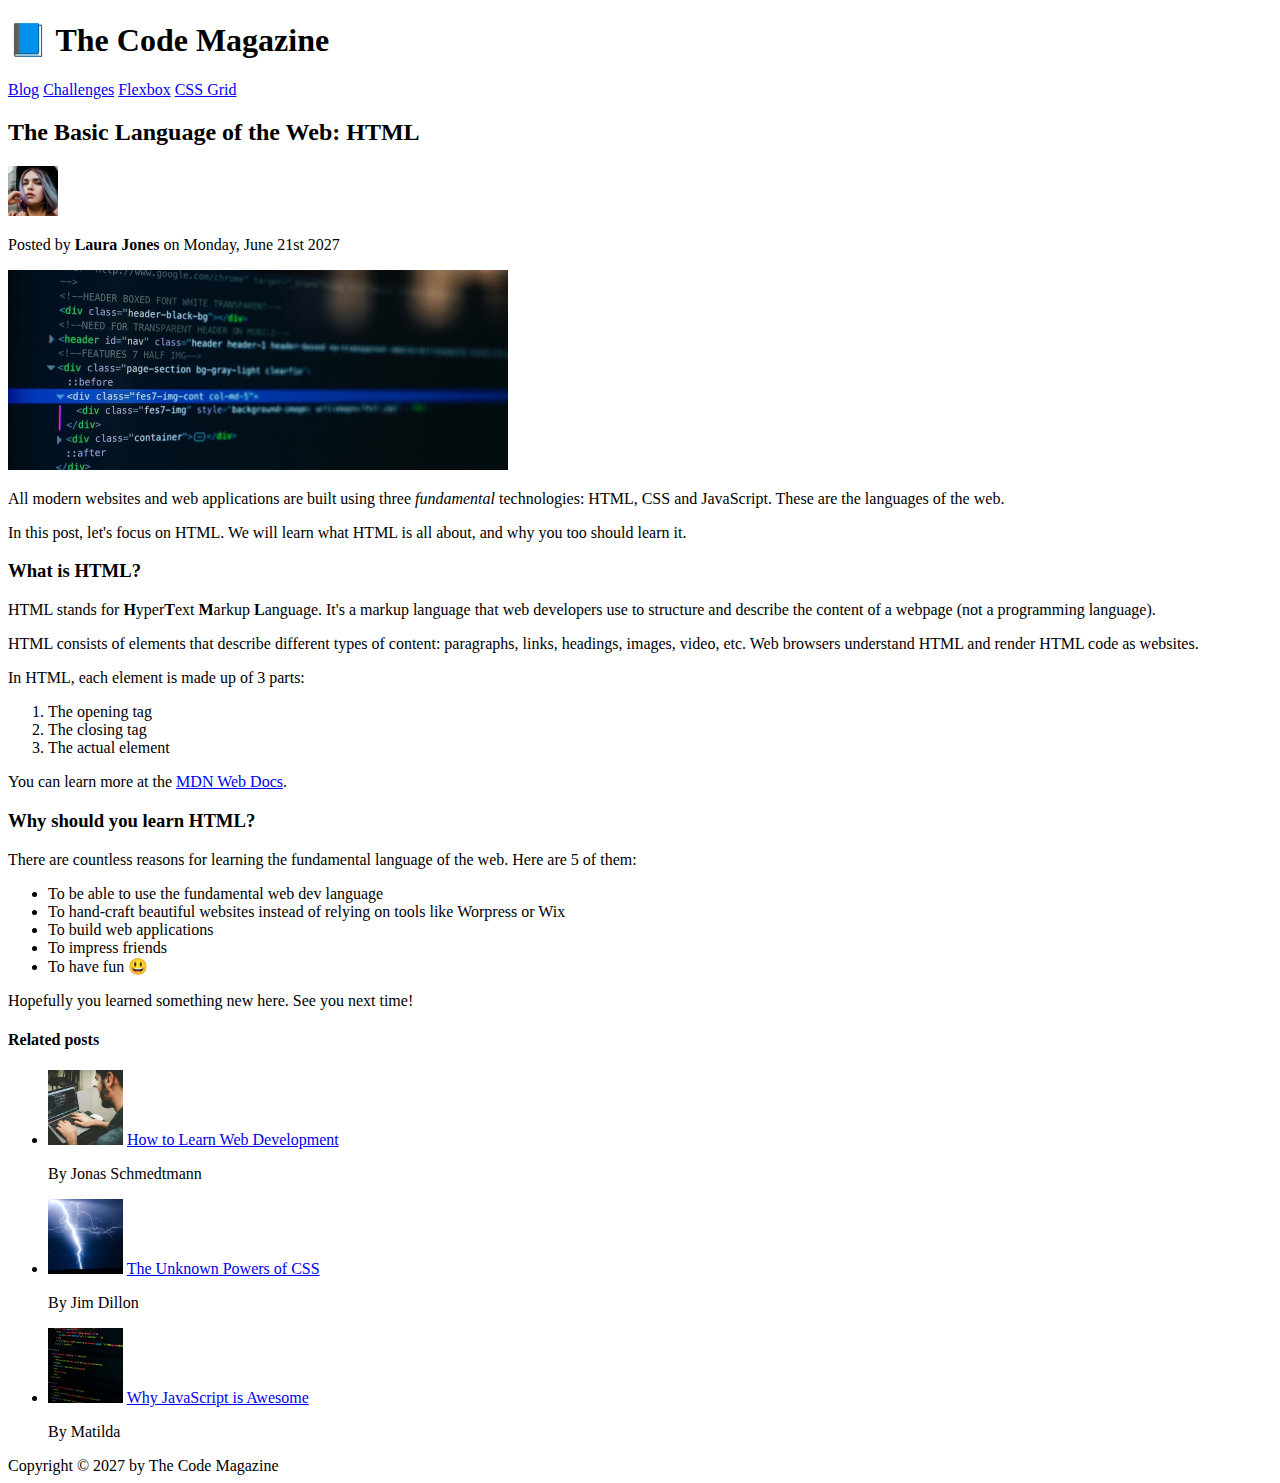
<file: code_along/index.html>
<!DOCTYPE html>
<html lang="en">
    <head>
        <meta charset="UTF-8" />
        <title>The Basic Language of the web: HTML</title>
    </head>

    <body>
        <header>
            <h1>📘 The Code Magazine</h1>
            
            <nav>
                <a href="./blog.html">Blog</a>
                <a href="#">Challenges</a>
                <a href="#">Flexbox</a>
                <a href="#">CSS Grid</a>
            </nav>
        </header>
        <article>
            <header>
                <h2>The Basic Language of the Web: HTML</h2>
                <img src="../starter/02-HTML-Fundamentals/laura-jones.jpg" alt="Headshot of Laura Jones" width="50px" height="50px"/>
                <p>Posted by <strong>Laura Jones</strong> on Monday, June 21st 2027</p>
                <img src="../starter/02-HTML-Fundamentals/post-img.jpg" alt="HTML code on a screen" width="500px" height="200px"/>
            </header>

            <p>All modern websites and web applications are built using three <em>fundamental</em> technologies: HTML, CSS and JavaScript. These are the languages of the web.</p>
            <p>In this post, let's focus on HTML. We will learn what HTML is all about, and why you too should learn it.</p>

            <h3>What is HTML?</h3>

            <p>HTML stands for <strong>H</strong>yper<strong>T</strong>ext <strong>M</strong>arkup <strong>L</strong>anguage. It's a markup language that web developers use to structure and describe the content of a webpage (not a programming language).</p>
            <p>HTML consists of elements that describe different types of content: paragraphs, links, headings, images, video, etc. Web browsers understand HTML and render HTML code as websites.</p>
            <p>In HTML, each element is made up of 3 parts:</p>
            <ol>
                <li>The opening tag</li>
                <li>The closing tag</li>
                <li>The actual element</li>
            </ol>
            <p>You can learn more at the <a href="https://developer.mozilla.org/en-US/docs/Web/HTML" target="_blank">MDN Web Docs</a>.</p>
            
            <h3>Why should you learn HTML?</h3>
            
            <p>There are countless reasons for learning the fundamental language of the web. Here are 5 of them:</p>
            <ul>
                <li>To be able to use the fundamental web dev language</li>
                <li>To hand-craft beautiful websites instead of relying on tools like Worpress or Wix</li>
                <li>To build web applications</li>
                <li>To impress friends</li>
                <li>To have fun 😃</li>
            </ul>
            <p>Hopefully you learned something new here. See you next time!</p>
        </article>
        <aside>
            <h4>Related posts</h4>
            <ul>
                <li>
                    <img src="../starter/02-HTML-Fundamentals/related-1.jpg" width="75px" height="75px" />
                    <a href="#">How to Learn Web Development</a>
                    <p>By Jonas Schmedtmann</p>
                </li>
                <li>
                    <img src="../starter/02-HTML-Fundamentals/related-2.jpg" width="75px" height="75px" />
                    <a href="#">The Unknown Powers of CSS</a>
                    <p>By Jim Dillon</p>
                </li>
                <li>
                    <img src="../starter/02-HTML-Fundamentals/related-3.jpg" width="75px" height="75px" />
                    <a href="#">Why JavaScript is Awesome</a>
                    <p>By Matilda</p>
                </li>
            </ul>
        </aside>
    </body>
    <footer>Copyright &copy; 2027 by The Code Magazine</footer>

</html>
</file>
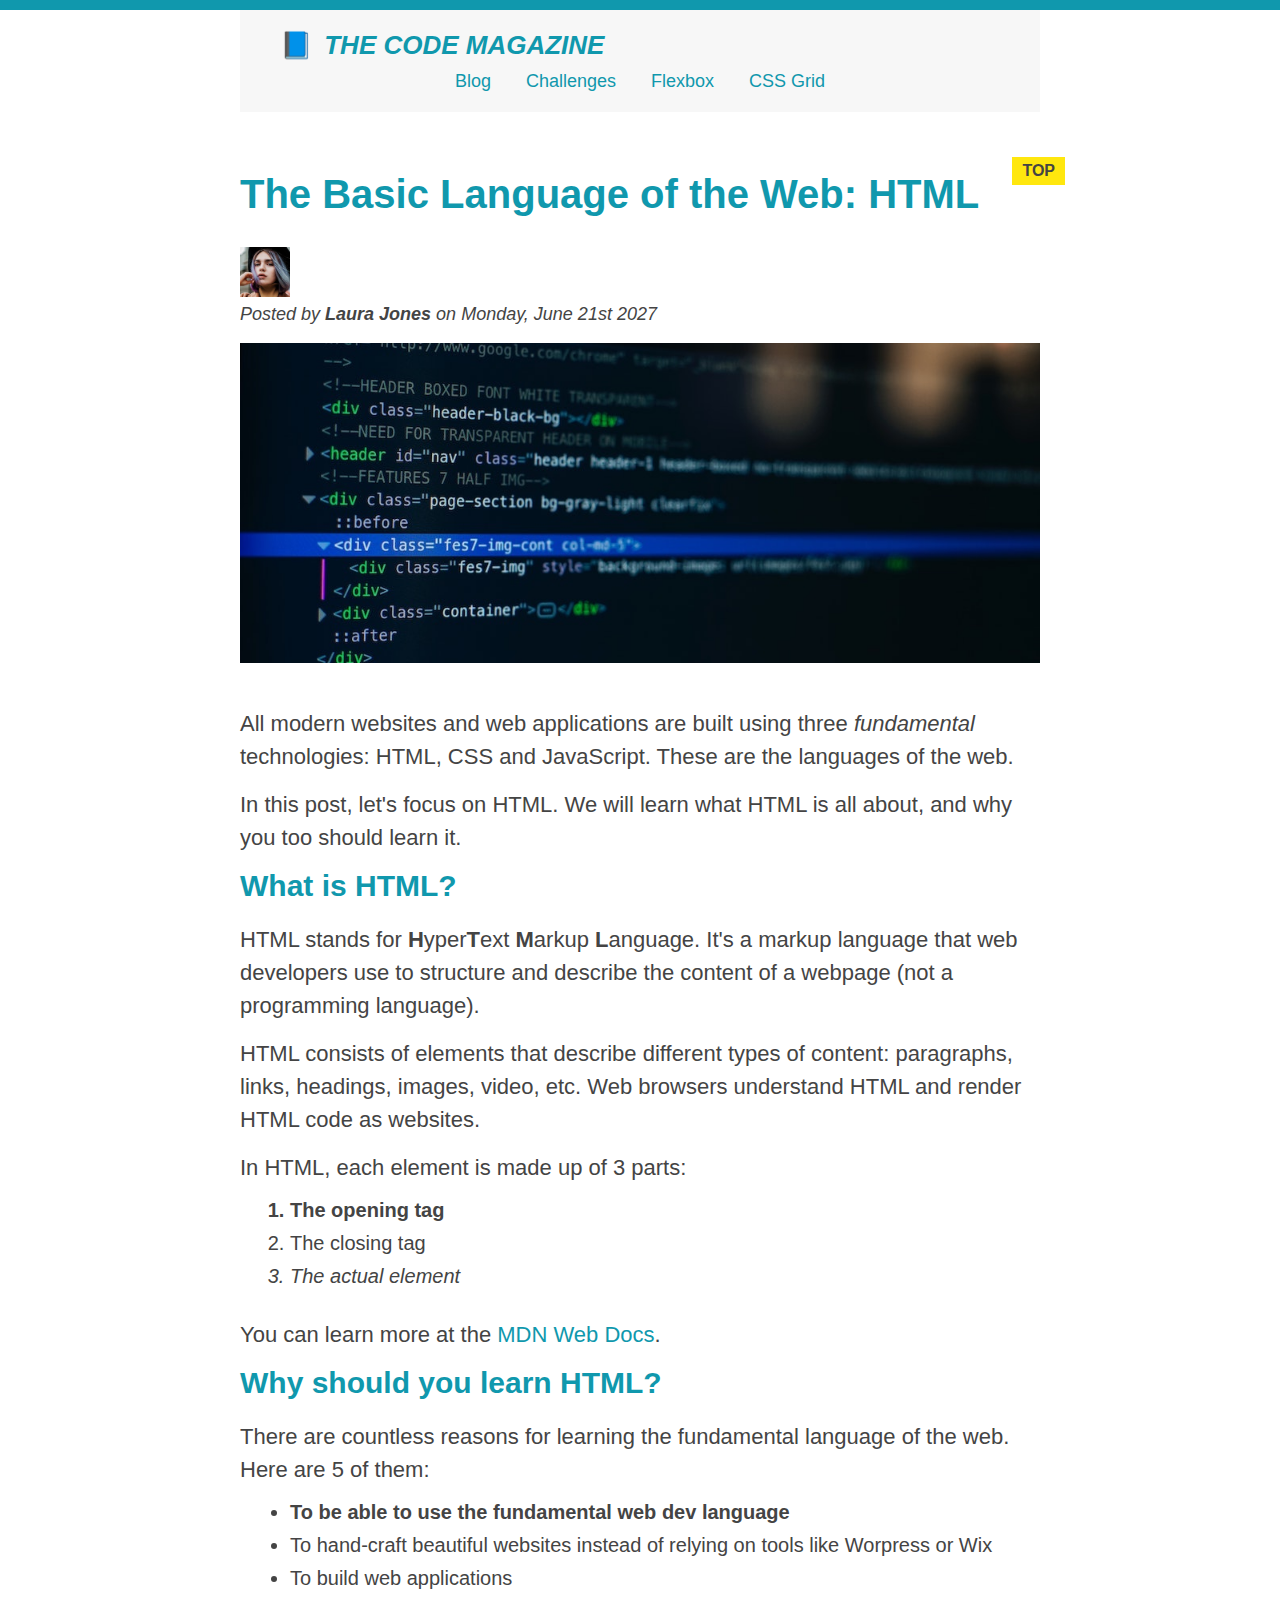
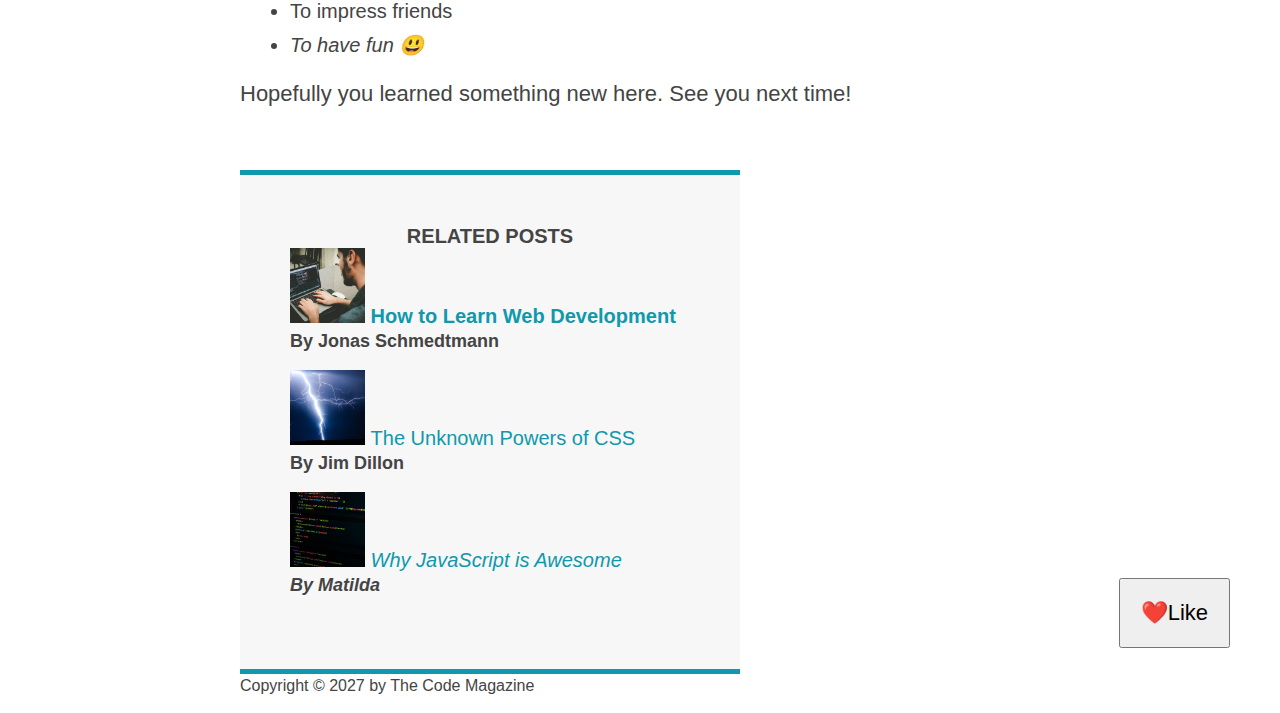
<file: code_along/css_fundamental/index.html>
<!DOCTYPE html>
<html lang="en">
    <head>
        <meta charset="UTF-8" />
        <title>The Basic Language of the web: HTML</title>
        <link href="index.css" rel="stylesheet" />
    </head>

    <body>
        <div class="container">
            <header class="main-header">
                <h1>📘 The Code Magazine</h1>
                
                <nav>
                    <a href="./blog.html">Blog</a>
                    <a href="#">Challenges</a>
                    <a href="#">Flexbox</a>
                    <a href="#">CSS Grid</a>
                </nav>
                
            </header>
            <article>
                <header class="post-header">
                    <h2>The Basic Language of the Web: HTML</h2>
                    <img src="../../starter/02-HTML-Fundamentals/laura-jones.jpg" alt="Headshot of Laura Jones" width="50px" height="50px"/>
                    <p id="author">Posted by <strong>Laura Jones</strong> on Monday, June 21st 2027</p>
                    <img src="../../starter/02-HTML-Fundamentals/post-img.jpg" alt="HTML code on a screen" width="500px" height="200px" class="post-img"/>
                    <button>❤️Like</button>
                </header>

                <p>All modern websites and web applications are built using three <em>fundamental</em> technologies: HTML, CSS and JavaScript. These are the languages of the web.</p>
                <p>In this post, let's focus on HTML. We will learn what HTML is all about, and why you too should learn it.</p>

                <h3>What is HTML?</h3>

                <p>HTML stands for <strong>H</strong>yper<strong>T</strong>ext <strong>M</strong>arkup <strong>L</strong>anguage. It's a markup language that web developers use to structure and describe the content of a webpage (not a programming language).</p>
                <p>HTML consists of elements that describe different types of content: paragraphs, links, headings, images, video, etc. Web browsers understand HTML and render HTML code as websites.</p>
                <p>In HTML, each element is made up of 3 parts:</p>
                <ol>
                    <li>The opening tag</li>
                    <li>The closing tag</li>
                    <li>The actual element</li>
                </ol>
                <p>You can learn more at the <a href="https://developer.mozilla.org/en-US/docs/Web/HTML" target="_blank">MDN Web Docs</a>.</p>
                
                <h3>Why should you learn HTML?</h3>
                
                <p>There are countless reasons for learning the fundamental language of the web. Here are 5 of them:</p>
                <ul>
                    <li>To be able to use the fundamental web dev language</li>
                    <li>To hand-craft beautiful websites instead of relying on tools like Worpress or Wix</li>
                    <li>To build web applications</li>
                    <li>To impress friends</li>
                    <li>To have fun 😃</li>
                </ul>
                <p>Hopefully you learned something new here. See you next time!</p>
            </article>
            <aside>
                <h4>Related posts</h4>
                <ul class="related">
                    <li>
                        <img src="../../starter/02-HTML-Fundamentals/related-1.jpg" width="75px" height="75px" />
                        <a href="#">How to Learn Web Development</a>
                        <p class="related-author">By Jonas Schmedtmann</p>
                    </li>
                    <li>
                        <img src="../../starter/02-HTML-Fundamentals/related-2.jpg" width="75px" height="75px" />
                        <a href="#">The Unknown Powers of CSS</a>
                        <p class="related-author">By Jim Dillon</p>
                    </li>
                    <li>
                        <img src="../../starter/02-HTML-Fundamentals/related-3.jpg" width="75px" height="75px" />
                        <a href="#">Why JavaScript is Awesome</a>
                        <p class="related-author">By Matilda</p>
                    </li>
                </ul>
            </aside>
            <footer><p id="copyright" class="copyright text">Copyright &copy; 2027 by The Code Magazine</p></footer>
        </div>

        
    </body>
    

</html>
</file>
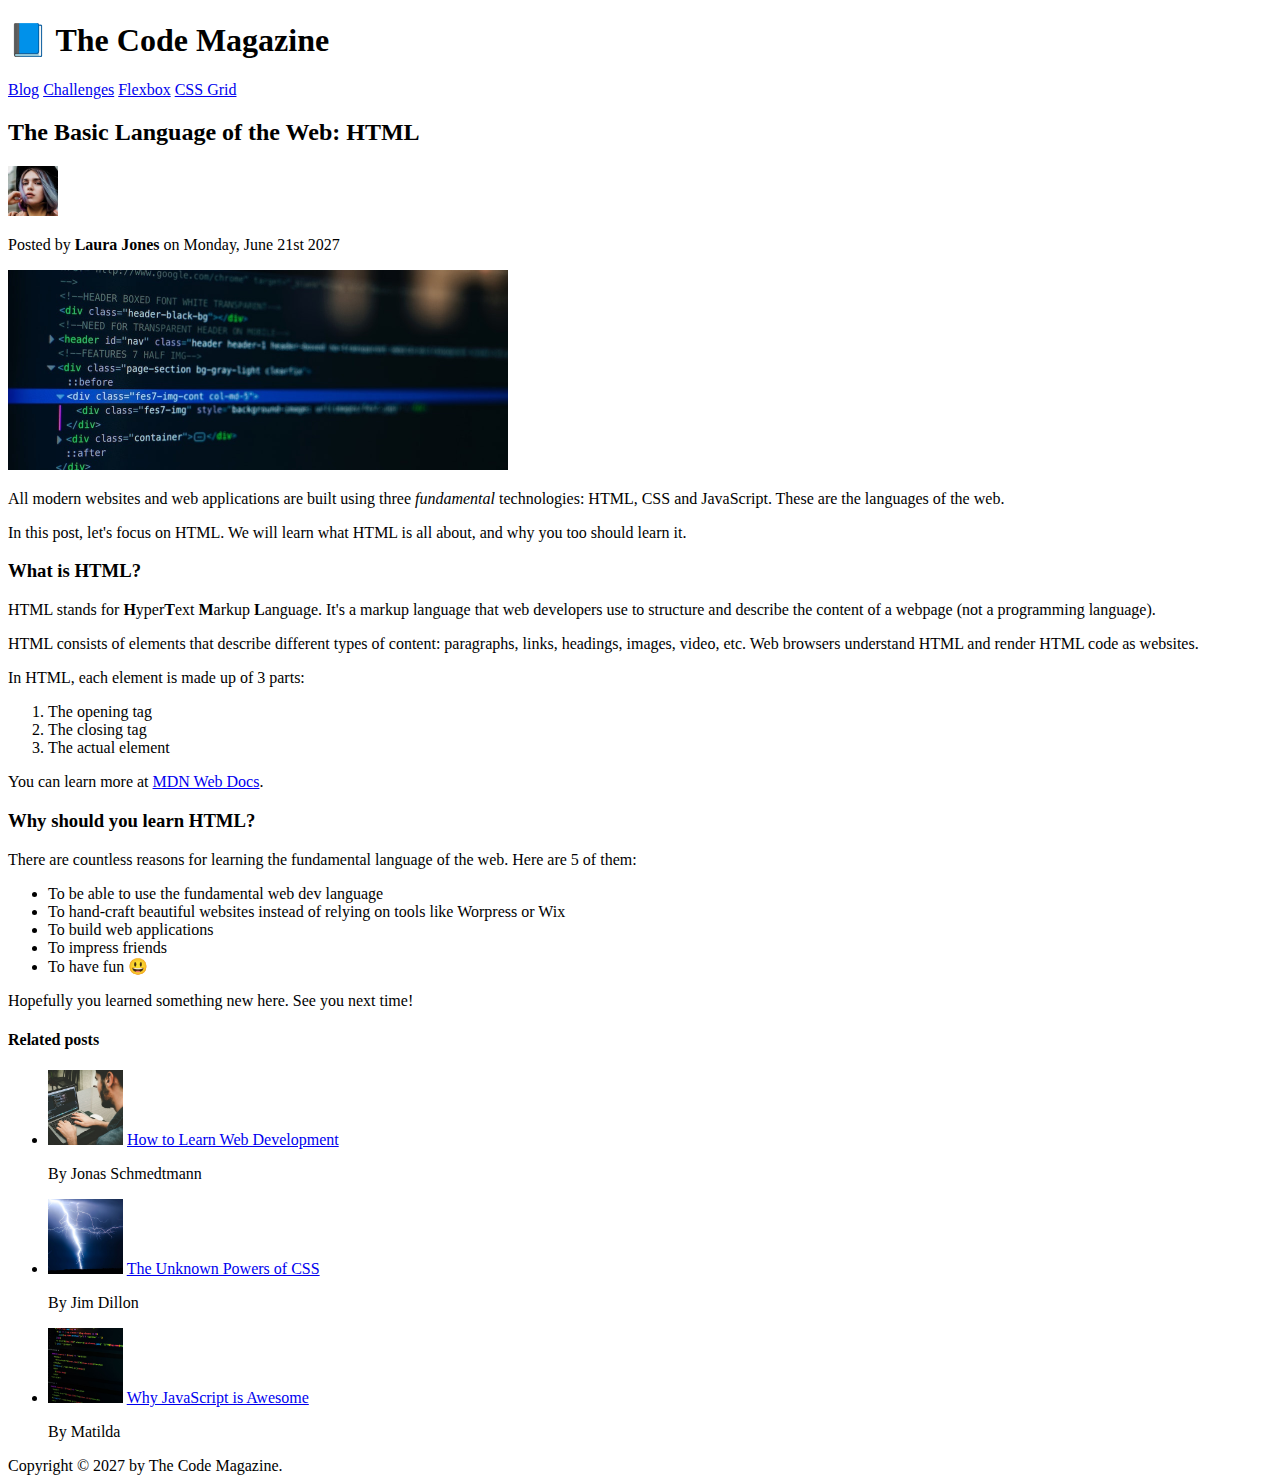
<file: final/02-HTML-Fundamentals/index.html>
<!DOCTYPE html>
<html lang="en">
  <head>
    <meta charset="UTF-8" />
    <title>The Basic Language of the Web: HTML</title>
  </head>

  <body>
    <!--
    <h1>The Basic Language of the Web: HTML</h1>
    <h2>The Basic Language of the Web: HTML</h2>
    <h3>The Basic Language of the Web: HTML</h3>
    <h4>The Basic Language of the Web: HTML</h4>
    <h5>The Basic Language of the Web: HTML</h5>
    <h6>The Basic Language of the Web: HTML</h6>
    -->

    <header>
      <h1>📘 The Code Magazine</h1>

      <nav>
        <a href="blog.html">Blog</a>
        <a href="#">Challenges</a>
        <a href="#">Flexbox</a>
        <a href="#">CSS Grid</a>
      </nav>
    </header>

    <article>
      <header>
        <h2>The Basic Language of the Web: HTML</h2>

        <img
          src="img/laura-jones.jpg"
          alt="Headshot of Laura Jones"
          height="50"
          width="50"
        />

        <p>Posted by <strong>Laura Jones</strong> on Monday, June 21st 2027</p>

        <img
          src="img/post-img.jpg"
          alt="HTML code on a screen"
          width="500"
          height="200"
        />
      </header>

      <p>
        All modern websites and web applications are built using three
        <em>fundamental</em>
        technologies: HTML, CSS and JavaScript. These are the languages of the
        web.
      </p>

      <p>
        In this post, let's focus on HTML. We will learn what HTML is all about,
        and why you too should learn it.
      </p>

      <h3>What is HTML?</h3>
      <p>
        HTML stands for <strong>H</strong>yper<strong>T</strong>ext
        <strong>M</strong>arkup <strong>L</strong>anguage. It's a markup
        language that web developers use to structure and describe the content
        of a webpage (not a programming language).
      </p>
      <p>
        HTML consists of elements that describe different types of content:
        paragraphs, links, headings, images, video, etc. Web browsers understand
        HTML and render HTML code as websites.
      </p>
      <p>In HTML, each element is made up of 3 parts:</p>

      <ol>
        <li>The opening tag</li>
        <li>The closing tag</li>
        <li>The actual element</li>
      </ol>

      <p>
        You can learn more at
        <a
          href="https://developer.mozilla.org/en-US/docs/Web/HTML"
          target="_blank"
          >MDN Web Docs</a
        >.
      </p>

      <h3>Why should you learn HTML?</h3>

      <p>
        There are countless reasons for learning the fundamental language of the
        web. Here are 5 of them:
      </p>

      <ul>
        <li>To be able to use the fundamental web dev language</li>
        <li>
          To hand-craft beautiful websites instead of relying on tools like
          Worpress or Wix
        </li>
        <li>To build web applications</li>
        <li>To impress friends</li>
        <li>To have fun 😃</li>
      </ul>

      <p>Hopefully you learned something new here. See you next time!</p>
    </article>

    <aside>
      <h4>Related posts</h4>

      <ul>
        <li>
          <img
            src="img/related-1.jpg"
            alt="Person programming"
            width="75"
            width="75"
          />
          <a href="#">How to Learn Web Development</a>
          <p>By Jonas Schmedtmann</p>
        </li>
        <li>
          <img src="img/related-2.jpg" alt="Lightning" width="75" heigth="75" />
          <a href="#">The Unknown Powers of CSS</a>
          <p>By Jim Dillon</p>
        </li>
        <li>
          <img
            src="img/related-3.jpg"
            alt="JavaScript code on a screen"
            width="75"
            height="75"
          />
          <a href="#">Why JavaScript is Awesome</a>
          <p>By Matilda</p>
        </li>
      </ul>
    </aside>

    <footer>Copyright &copy; 2027 by The Code Magazine.</footer>
  </body>
</html>
</file>
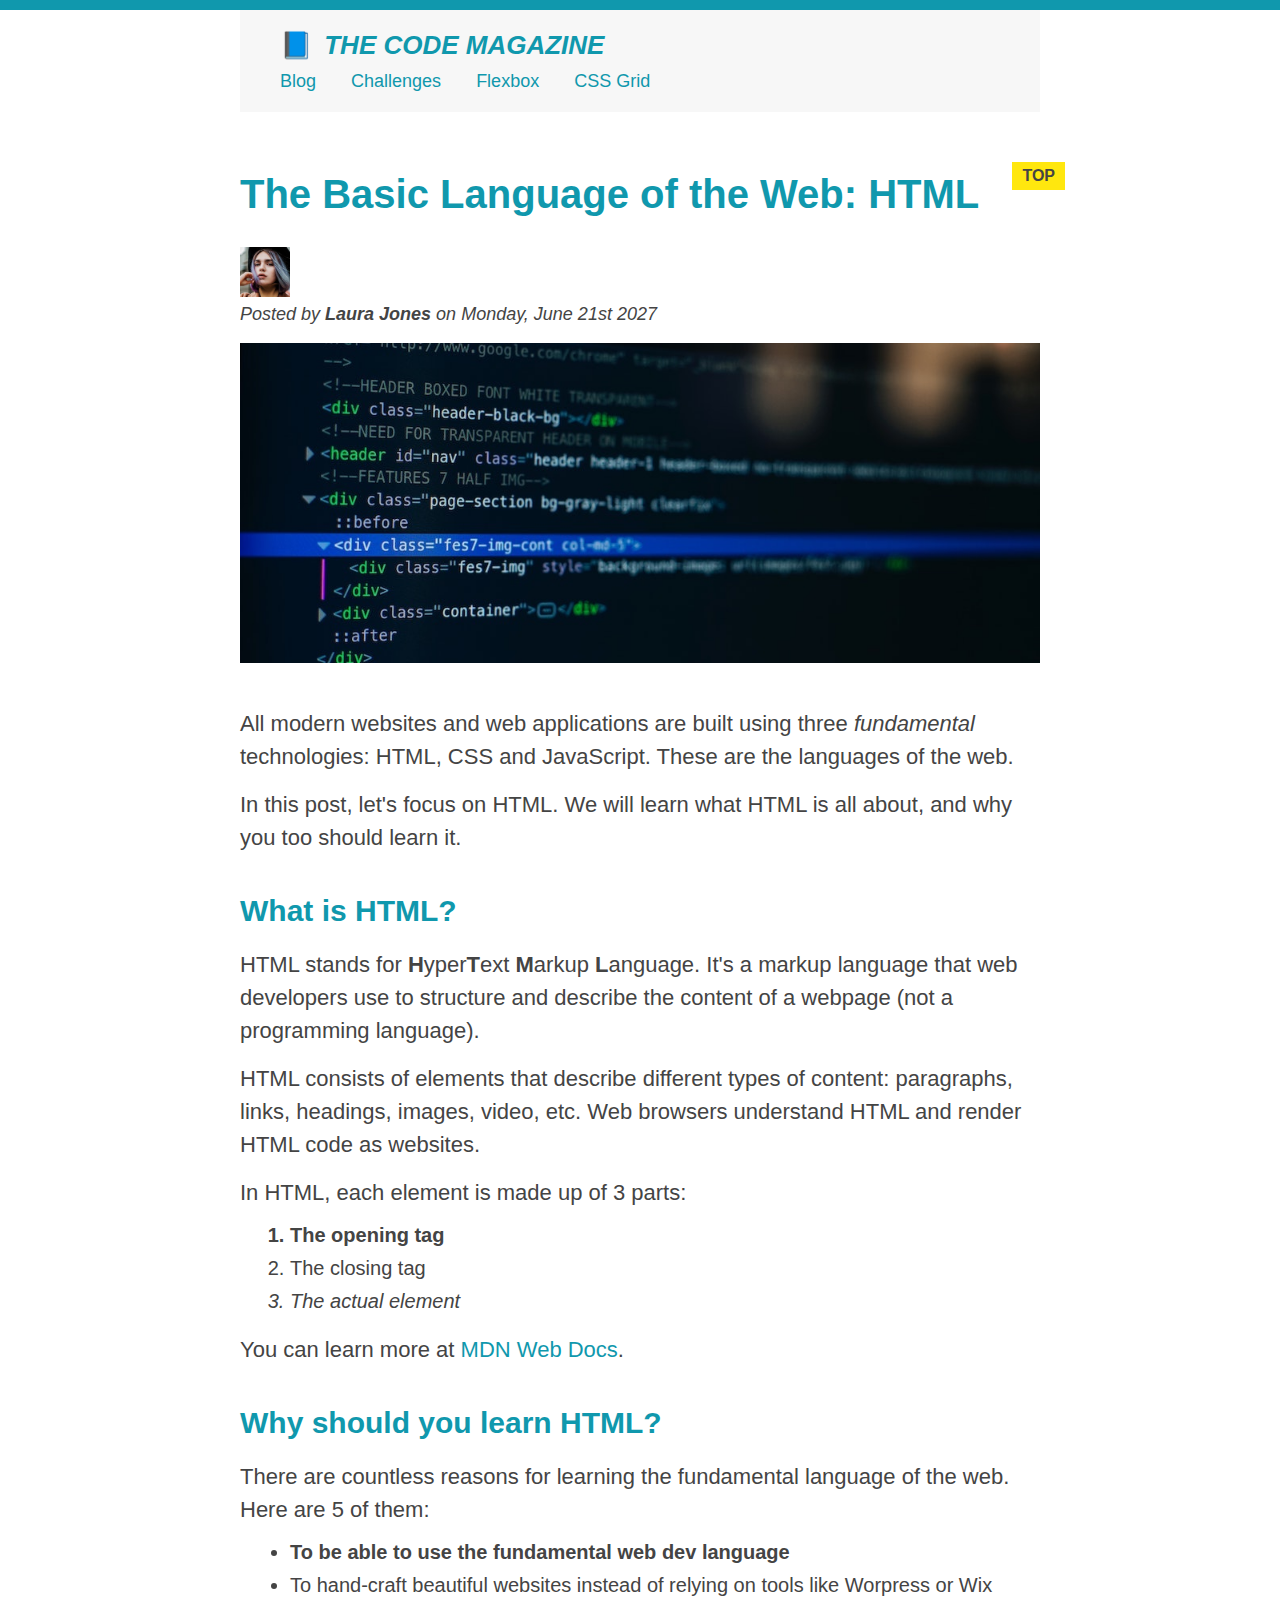
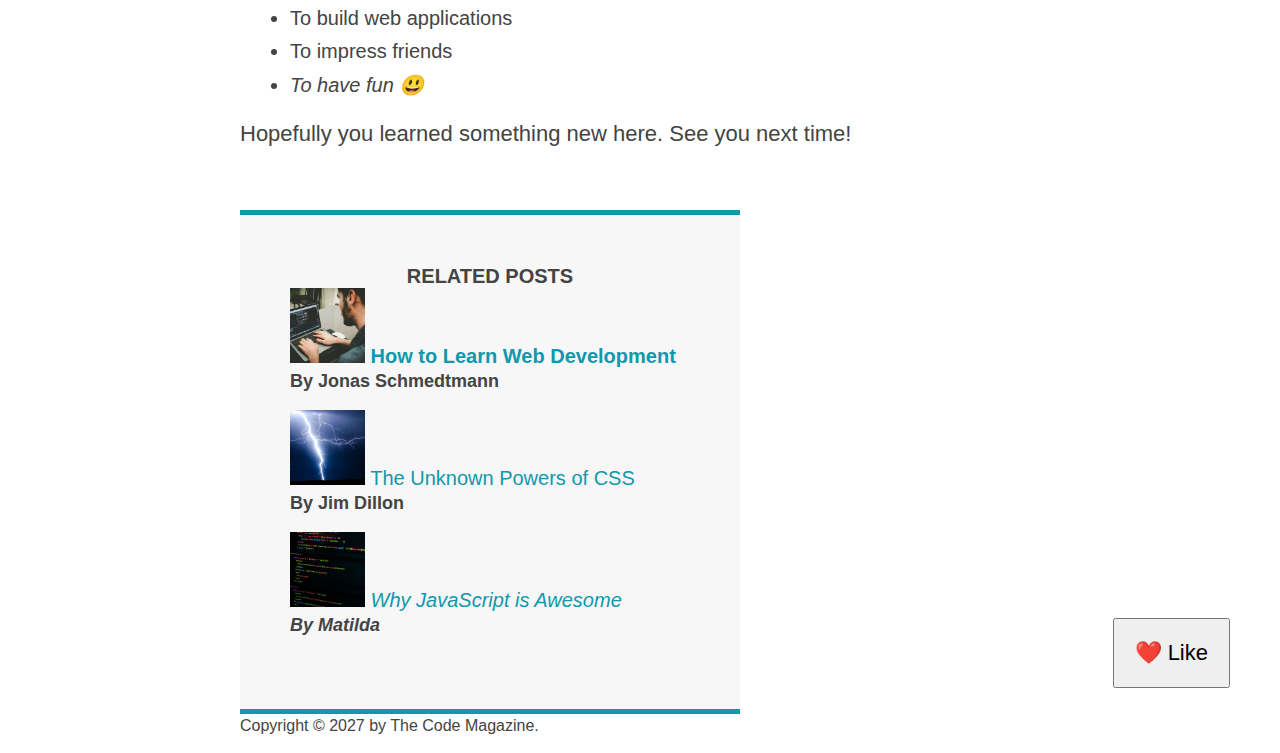
<file: final/03-CSS-Fundamentals/index.html>
<!DOCTYPE html>
<html lang="en">
  <head>
    <meta charset="UTF-8" />
    <link href="style.css" rel="stylesheet" />

    <title>The Basic Language of the Web: HTML</title>
  </head>

  <body>
    <!--
    <h1>The Basic Language of the Web: HTML</h1>
    <h2>The Basic Language of the Web: HTML</h2>
    <h3>The Basic Language of the Web: HTML</h3>
    <h4>The Basic Language of the Web: HTML</h4>
    <h5>The Basic Language of the Web: HTML</h5>
    <h6>The Basic Language of the Web: HTML</h6>
    -->

    <div class="container">
      <header class="main-header">
        <h1>📘 The Code Magazine</h1>

        <nav>
          <!-- <strong>This is the navigation</strong> -->
          <a href="blog.html">Blog</a>
          <a href="#">Challenges</a>
          <a href="#">Flexbox</a>
          <a href="#">CSS Grid</a>
        </nav>
      </header>

      <article>
        <header class="post-header">
          <h2>The Basic Language of the Web: HTML</h2>

          <img
            src="img/laura-jones.jpg"
            alt="Headshot of Laura Jones"
            height="50"
            width="50"
          />

          <p id="author">
            Posted by <strong>Laura Jones</strong> on Monday, June 21st 2027
          </p>

          <img
            src="img/post-img.jpg"
            alt="HTML code on a screen"
            width="500"
            height="200"
            class="post-img"
          />
          <button>❤️ Like</button>
        </header>

        <p>
          All modern websites and web applications are built using three
          <em>fundamental</em>
          technologies: HTML, CSS and JavaScript. These are the languages of the
          web.
        </p>

        <p>
          In this post, let's focus on HTML. We will learn what HTML is all
          about, and why you too should learn it.
        </p>

        <h3>What is HTML?</h3>
        <p>
          HTML stands for <strong>H</strong>yper<strong>T</strong>ext
          <strong>M</strong>arkup <strong>L</strong>anguage. It's a markup
          language that web developers use to structure and describe the content
          of a webpage (not a programming language).
        </p>
        <p>
          HTML consists of elements that describe different types of content:
          paragraphs, links, headings, images, video, etc. Web browsers
          understand HTML and render HTML code as websites.
        </p>
        <p>In HTML, each element is made up of 3 parts:</p>

        <ol>
          <li class="first-li">The opening tag</li>
          <li>The closing tag</li>
          <li>The actual element</li>
        </ol>

        <p>
          You can learn more at
          <a
            href="https://developer.mozilla.org/en-US/docs/Web/HTML"
            target="_blank"
            >MDN Web Docs</a
          >.
        </p>

        <h3>Why should you learn HTML?</h3>

        <p>
          There are countless reasons for learning the fundamental language of
          the web. Here are 5 of them:
        </p>

        <ul>
          <li class="first-li">
            To be able to use the fundamental web dev language
          </li>
          <li>
            To hand-craft beautiful websites instead of relying on tools like
            Worpress or Wix
          </li>
          <li>To build web applications</li>
          <li>To impress friends</li>
          <li>To have fun 😃</li>
        </ul>

        <p>Hopefully you learned something new here. See you next time!</p>
      </article>

      <aside>
        <h4>Related posts</h4>

        <ul class="related">
          <li>
            <img
              src="img/related-1.jpg"
              alt="Person programming"
              width="75"
              height="75"
            />
            <a href="#">How to Learn Web Development</a>
            <p class="related-author">By Jonas Schmedtmann</p>
          </li>
          <li>
            <img
              src="img/related-2.jpg"
              alt="Lightning"
              width="75"
              height="75"
            />
            <a href="#">The Unknown Powers of CSS</a>
            <p class="related-author">By Jim Dillon</p>
          </li>
          <li>
            <img
              src="img/related-3.jpg"
              alt="JavaScript code on a screen"
              width="75"
              height="75"
            />
            <a href="#">Why JavaScript is Awesome</a>
            <p class="related-author">By Matilda</p>
          </li>
        </ul>
      </aside>

      <footer>
        <p id="copyright" class="copyright text">
          Copyright &copy; 2027 by The Code Magazine.
        </p>
      </footer>
    </div>
  </body>
</html>
</file>
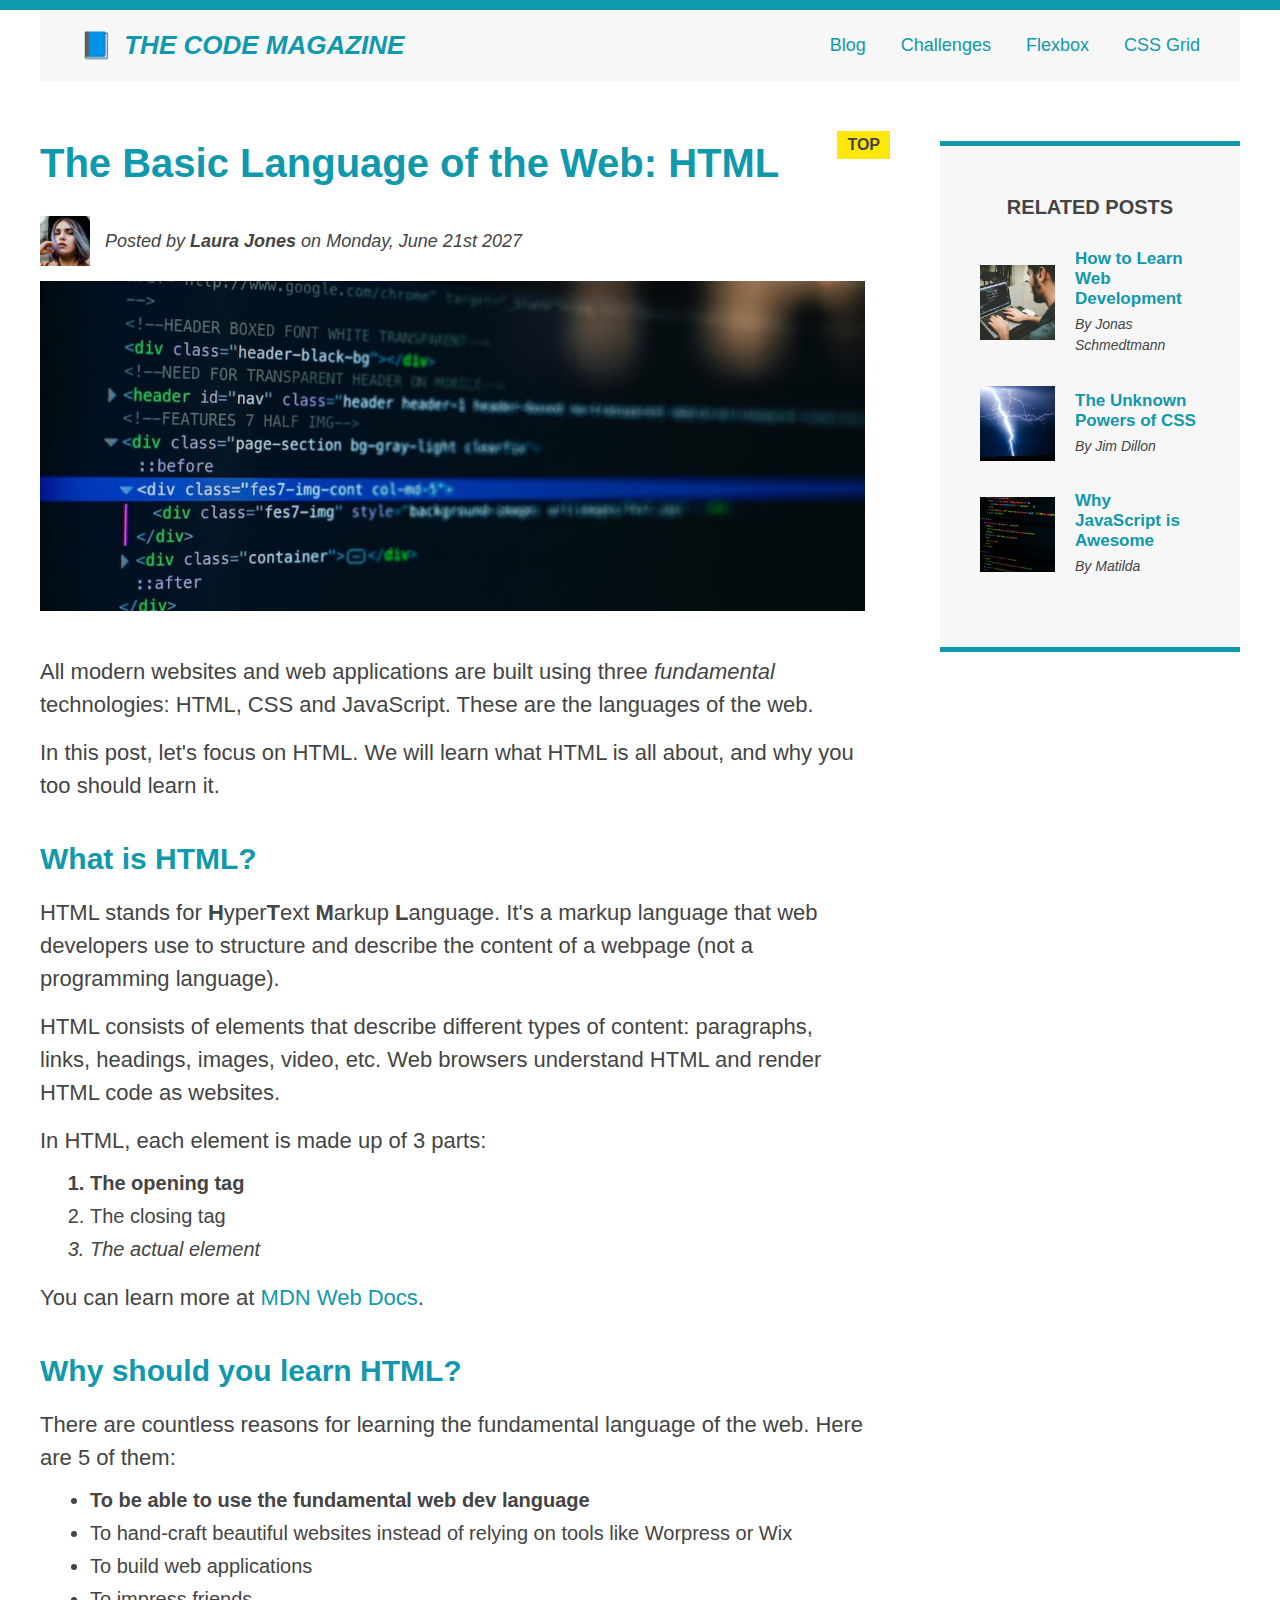
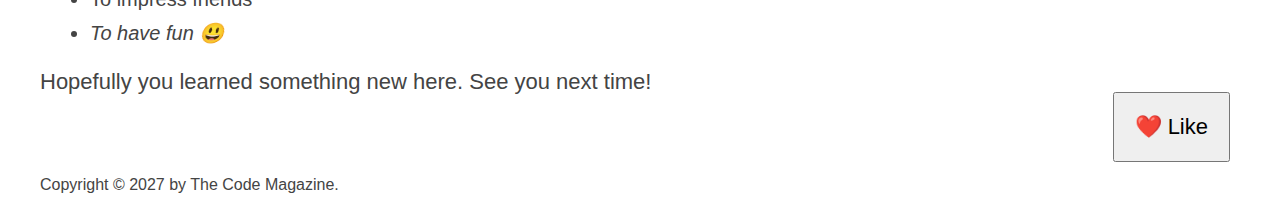
<file: final/04-CSS-Layouts/index.html>
<!DOCTYPE html>
<html lang="en">
  <head>
    <meta charset="UTF-8" />
    <link href="style.css" rel="stylesheet" />

    <title>The Basic Language of the Web: HTML</title>
  </head>

  <body>
    <!--
    <h1>The Basic Language of the Web: HTML</h1>
    <h2>The Basic Language of the Web: HTML</h2>
    <h3>The Basic Language of the Web: HTML</h3>
    <h4>The Basic Language of the Web: HTML</h4>
    <h5>The Basic Language of the Web: HTML</h5>
    <h6>The Basic Language of the Web: HTML</h6>
    -->

    <div class="container">
      <header class="main-header clearfix">
        <h1>📘 The Code Magazine</h1>

        <nav>
          <!-- <strong>This is the navigation</strong> -->
          <a href="blog.html">Blog</a>
          <a href="#">Challenges</a>
          <a href="flexbox.html">Flexbox</a>
          <a href="css-grid.html">CSS Grid</a>
        </nav>

        <!-- <div class="clear"></div> -->
      </header>

      <!-- ONLY NECESSARY FOR FLEXBOX -->
      <!-- <div class="row"> -->
      <article>
        <header class="post-header">
          <h2>The Basic Language of the Web: HTML</h2>

          <div class="author-box">
            <img
              src="img/laura-jones.jpg"
              alt="Headshot of Laura Jones"
              height="50"
              width="50"
              class="author-img"
            />

            <p id="author" class="author">
              Posted by <strong>Laura Jones</strong> on Monday, June 21st 2027
            </p>
          </div>

          <img
            src="img/post-img.jpg"
            alt="HTML code on a screen"
            width="500"
            height="200"
            class="post-img"
          />
          <button>❤️ Like</button>
        </header>

        <p>
          All modern websites and web applications are built using three
          <em>fundamental</em>
          technologies: HTML, CSS and JavaScript. These are the languages of the
          web.
        </p>

        <p>
          In this post, let's focus on HTML. We will learn what HTML is all
          about, and why you too should learn it.
        </p>

        <h3>What is HTML?</h3>
        <p>
          HTML stands for <strong>H</strong>yper<strong>T</strong>ext
          <strong>M</strong>arkup <strong>L</strong>anguage. It's a markup
          language that web developers use to structure and describe the content
          of a webpage (not a programming language).
        </p>
        <p>
          HTML consists of elements that describe different types of content:
          paragraphs, links, headings, images, video, etc. Web browsers
          understand HTML and render HTML code as websites.
        </p>
        <p>In HTML, each element is made up of 3 parts:</p>

        <ol>
          <li class="first-li">The opening tag</li>
          <li>The closing tag</li>
          <li>The actual element</li>
        </ol>

        <p>
          You can learn more at
          <a
            href="https://developer.mozilla.org/en-US/docs/Web/HTML"
            target="_blank"
            >MDN Web Docs</a
          >.
        </p>

        <h3>Why should you learn HTML?</h3>

        <p>
          There are countless reasons for learning the fundamental language of
          the web. Here are 5 of them:
        </p>

        <ul>
          <li class="first-li">
            To be able to use the fundamental web dev language
          </li>
          <li>
            To hand-craft beautiful websites instead of relying on tools like
            Worpress or Wix
          </li>
          <li>To build web applications</li>
          <li>To impress friends</li>
          <li>To have fun 😃</li>
        </ul>

        <p>Hopefully you learned something new here. See you next time!</p>
      </article>

      <aside>
        <h4>Related posts</h4>

        <ul class="related">
          <li class="related-post">
            <img
              src="img/related-1.jpg"
              alt="Person programming"
              width="75"
              height="75"
            />
            <div>
              <a href="#" class="related-link">How to Learn Web Development</a>
              <p class="related-author">By Jonas Schmedtmann</p>
            </div>
          </li>
          <li class="related-post">
            <img
              src="img/related-2.jpg"
              alt="Lightning"
              width="75"
              height="75"
            />
            <div>
              <a href="#" class="related-link">The Unknown Powers of CSS</a>
              <p class="related-author">By Jim Dillon</p>
            </div>
          </li>
          <li class="related-post">
            <img
              src="img/related-3.jpg"
              alt="JavaScript code on a screen"
              width="75"
              height="75"
            />
            <div>
              <a href="#" class="related-link">Why JavaScript is Awesome</a>
              <p class="related-author">By Matilda</p>
            </div>
          </li>
        </ul>
      </aside>
      <!-- </div> -->

      <footer>
        <p id="copyright" class="copyright text">
          Copyright &copy; 2027 by The Code Magazine.
        </p>
      </footer>
    </div>
  </body>
</html>
</file>
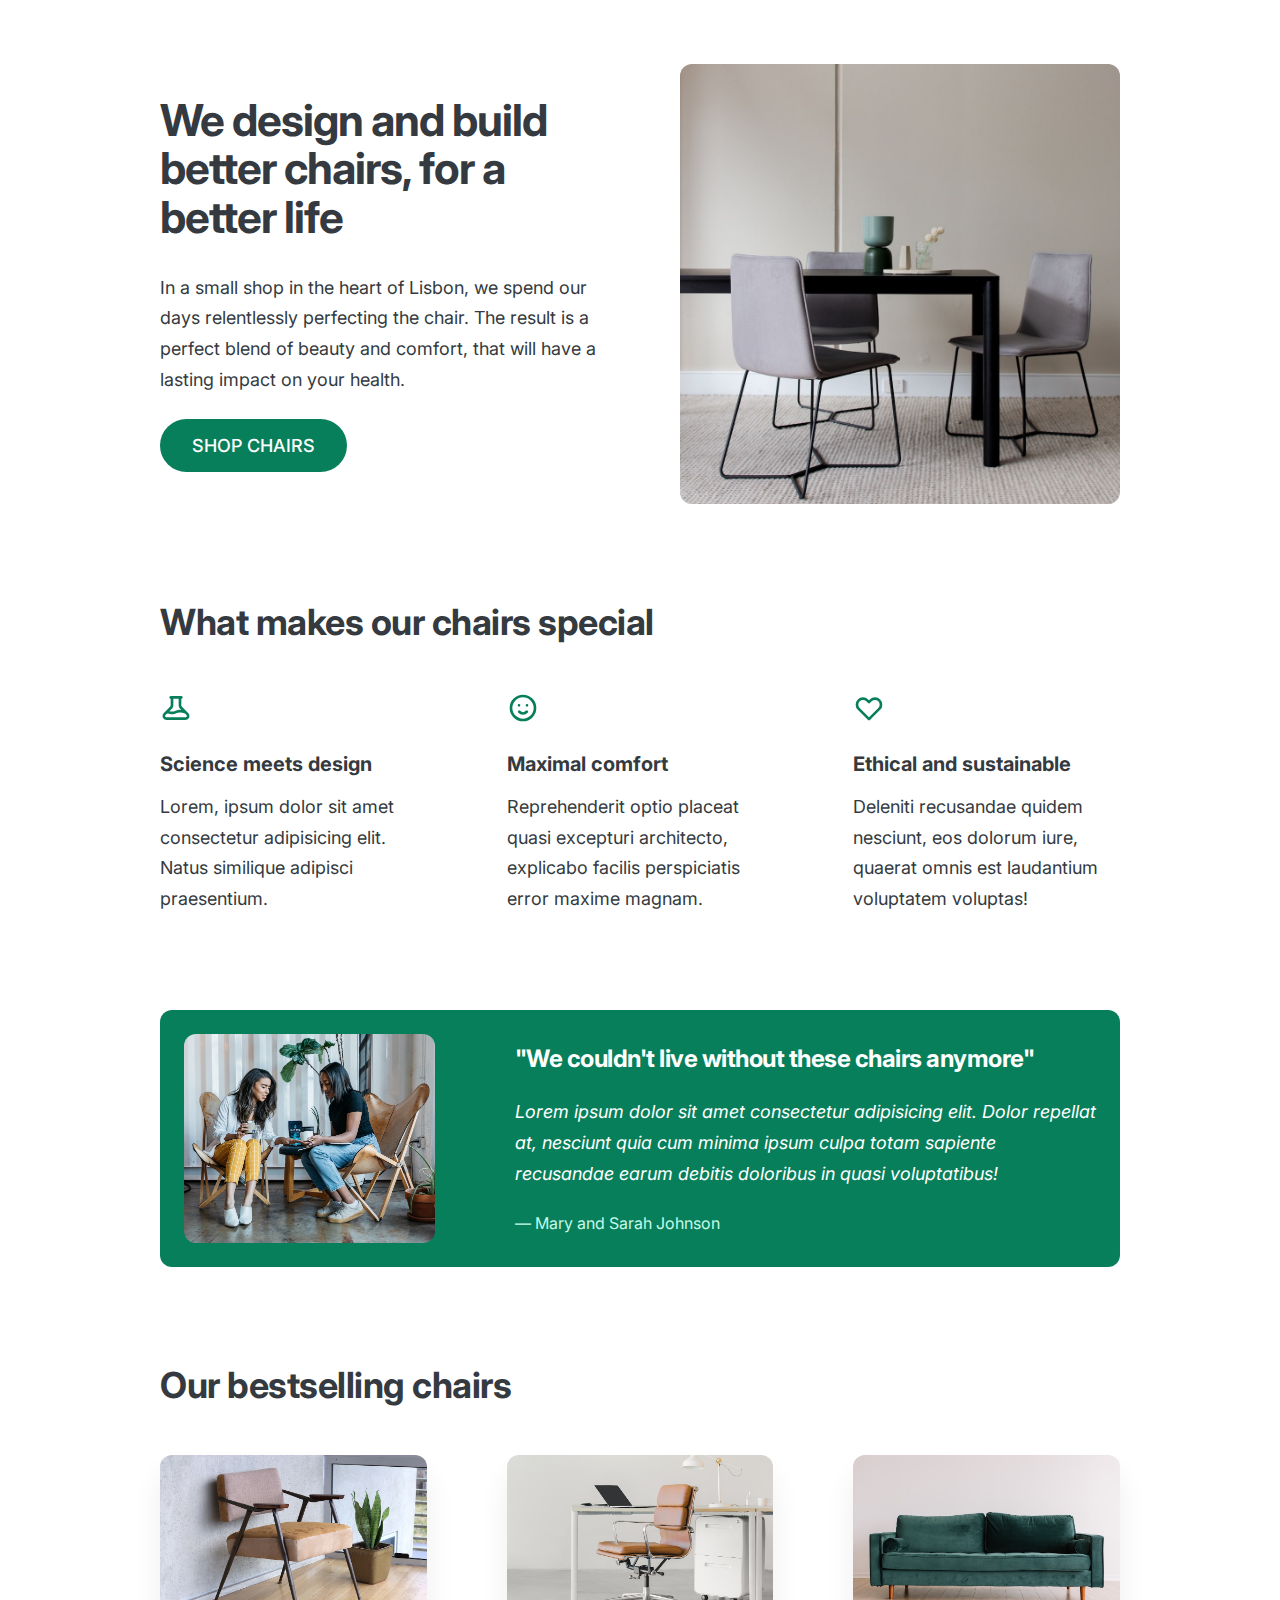
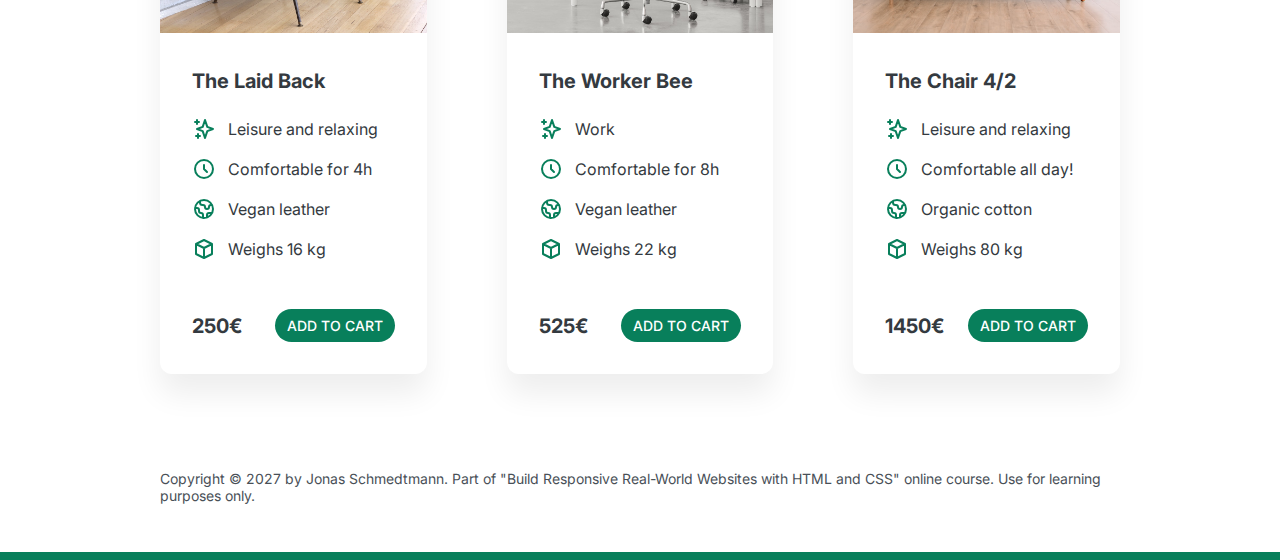
<file: final/05-Design/index.html>
<!DOCTYPE html>
<html lang="en">
  <head>
    <meta charset="UTF-8" />
    <meta http-equiv="X-UA-Compatible" content="IE=edge" />
    <meta name="viewport" content="width=device-width, initial-scale=1.0" />

    <link rel="preconnect" href="https://fonts.gstatic.com" />
    <link
      href="https://fonts.googleapis.com/css2?family=Inter:wght@400;500;700&display=swap"
      rel="stylesheet"
    />

    <link rel="stylesheet" href="style.css" />
    <title>Lisbon Chair Shop</title>
  </head>
  <body>
    <div class="container">
      <header>
        <div class="header-text-box">
          <h1>We design and build better chairs, for a better life</h1>
          <p class="header-text">
            In a small shop in the heart of Lisbon, we spend our days
            relentlessly perfecting the chair. The result is a perfect blend of
            beauty and comfort, that will have a lasting impact on your health.
          </p>
          <a class="btn btn--big" href="#">Shop chairs</a>
        </div>
        <img src="hero.jpg" alt="Photo" />
      </header>

      <section>
        <h2>What makes our chairs special</h2>
        <div class="grid-3-cols">
          <div>
            <svg
              xmlns="http://www.w3.org/2000/svg"
              class="features-icon"
              fill="none"
              viewBox="0 0 24 24"
              stroke="currentColor"
            >
              <path
                stroke-linecap="round"
                stroke-linejoin="round"
                stroke-width="2"
                d="M19.428 15.428a2 2 0 00-1.022-.547l-2.387-.477a6 6 0 00-3.86.517l-.318.158a6 6 0 01-3.86.517L6.05 15.21a2 2 0 00-1.806.547M8 4h8l-1 1v5.172a2 2 0 00.586 1.414l5 5c1.26 1.26.367 3.414-1.415 3.414H4.828c-1.782 0-2.674-2.154-1.414-3.414l5-5A2 2 0 009 10.172V5L8 4z"
              />
            </svg>
            <p class="features-title"><strong>Science meets design</strong></p>
            <p class="features-text">
              Lorem, ipsum dolor sit amet consectetur adipisicing elit. Natus
              similique adipisci praesentium.
            </p>
          </div>

          <div>
            <svg
              xmlns="http://www.w3.org/2000/svg"
              class="features-icon"
              fill="none"
              viewBox="0 0 24 24"
              stroke="currentColor"
            >
              <path
                stroke-linecap="round"
                stroke-linejoin="round"
                stroke-width="2"
                d="M14.828 14.828a4 4 0 01-5.656 0M9 10h.01M15 10h.01M21 12a9 9 0 11-18 0 9 9 0 0118 0z"
              />
            </svg>
            <p class="features-title">
              <strong>Maximal comfort</strong>
            </p>
            <p class="features-text">
              Reprehenderit optio placeat quasi excepturi architecto, explicabo
              facilis perspiciatis error maxime magnam.
            </p>
          </div>

          <div>
            <svg
              xmlns="http://www.w3.org/2000/svg"
              class="features-icon"
              fill="none"
              viewBox="0 0 24 24"
              stroke="currentColor"
            >
              <path
                stroke-linecap="round"
                stroke-linejoin="round"
                stroke-width="2"
                d="M4.318 6.318a4.5 4.5 0 000 6.364L12 20.364l7.682-7.682a4.5 4.5 0 00-6.364-6.364L12 7.636l-1.318-1.318a4.5 4.5 0 00-6.364 0z"
              />
            </svg>
            <p class="features-title">
              <strong>Ethical and sustainable</strong>
            </p>
            <p class="features-text">
              Deleniti recusandae quidem nesciunt, eos dolorum iure, quaerat
              omnis est laudantium voluptatem voluptas!
            </p>
          </div>
        </div>
      </section>

      <section class="testimonial-section">
        <div class="grid-3-cols">
          <img src="customers.jpg" alt="People sitting on chairs" />
          <div class="testimonial-box">
            <h2>"We couldn't live without these chairs anymore"</h2>
            <blockquote class="testimonial-text">
              Lorem ipsum dolor sit amet consectetur adipisicing elit. Dolor
              repellat at, nesciunt quia cum minima ipsum culpa totam sapiente
              recusandae earum debitis doloribus in quasi voluptatibus!
            </blockquote>
            <p class="testimonial-author">&mdash; Mary and Sarah Johnson</p>
          </div>
        </div>
      </section>

      <section>
        <h2>Our bestselling chairs</h2>
        <div class="grid-3-cols">
          <figure class="chair">
            <img src="chair-1.jpg" alt="Chair" />
            <div class="chair-box">
              <h3>The Laid Back</h3>
              <ul class="chair-details">
                <li>
                  <svg
                    xmlns="http://www.w3.org/2000/svg"
                    class="chair-icon"
                    fill="none"
                    viewBox="0 0 24 24"
                    stroke="currentColor"
                  >
                    <path
                      stroke-linecap="round"
                      stroke-linejoin="round"
                      stroke-width="2"
                      d="M5 3v4M3 5h4M6 17v4m-2-2h4m5-16l2.286 6.857L21 12l-5.714 2.143L13 21l-2.286-6.857L5 12l5.714-2.143L13 3z"
                    />
                  </svg>
                  <!-- Span is a generic INLINE text element, it doesn't have any meaning. It's like a div element, but inline -->
                  <span>Leisure and relaxing</span>
                </li>
                <li>
                  <svg
                    xmlns="http://www.w3.org/2000/svg"
                    class="chair-icon"
                    fill="none"
                    viewBox="0 0 24 24"
                    stroke="currentColor"
                  >
                    <path
                      stroke-linecap="round"
                      stroke-linejoin="round"
                      stroke-width="2"
                      d="M12 8v4l3 3m6-3a9 9 0 11-18 0 9 9 0 0118 0z"
                    />
                  </svg>
                  <span>Comfortable for 4h</span>
                </li>
                <li>
                  <svg
                    xmlns="http://www.w3.org/2000/svg"
                    class="chair-icon"
                    fill="none"
                    viewBox="0 0 24 24"
                    stroke="currentColor"
                  >
                    <path
                      stroke-linecap="round"
                      stroke-linejoin="round"
                      stroke-width="2"
                      d="M3.055 11H5a2 2 0 012 2v1a2 2 0 002 2 2 2 0 012 2v2.945M8 3.935V5.5A2.5 2.5 0 0010.5 8h.5a2 2 0 012 2 2 2 0 104 0 2 2 0 012-2h1.064M15 20.488V18a2 2 0 012-2h3.064M21 12a9 9 0 11-18 0 9 9 0 0118 0z"
                    />
                  </svg>
                  <span>Vegan leather</span>
                </li>
                <li>
                  <svg
                    xmlns="http://www.w3.org/2000/svg"
                    class="chair-icon"
                    fill="none"
                    viewBox="0 0 24 24"
                    stroke="currentColor"
                  >
                    <path
                      stroke-linecap="round"
                      stroke-linejoin="round"
                      stroke-width="2"
                      d="M20 7l-8-4-8 4m16 0l-8 4m8-4v10l-8 4m0-10L4 7m8 4v10M4 7v10l8 4"
                    />
                  </svg>
                  <span>Weighs 16 kg</span>
                </li>
              </ul>
              <div class="chair-price">
                <strong>250€</strong>
                <a href="#" class="btn btn--small">Add to cart</a>
              </div>
            </div>
          </figure>

          <figure class="chair">
            <img src="chair-2.jpg" alt="Chair" />
            <div class="chair-box">
              <h3>The Worker Bee</h3>
              <ul class="chair-details">
                <li>
                  <svg
                    xmlns="http://www.w3.org/2000/svg"
                    class="chair-icon"
                    fill="none"
                    viewBox="0 0 24 24"
                    stroke="currentColor"
                  >
                    <path
                      stroke-linecap="round"
                      stroke-linejoin="round"
                      stroke-width="2"
                      d="M5 3v4M3 5h4M6 17v4m-2-2h4m5-16l2.286 6.857L21 12l-5.714 2.143L13 21l-2.286-6.857L5 12l5.714-2.143L13 3z"
                    />
                  </svg>
                  <span>Work</span>
                </li>
                <li>
                  <svg
                    xmlns="http://www.w3.org/2000/svg"
                    class="chair-icon"
                    fill="none"
                    viewBox="0 0 24 24"
                    stroke="currentColor"
                  >
                    <path
                      stroke-linecap="round"
                      stroke-linejoin="round"
                      stroke-width="2"
                      d="M12 8v4l3 3m6-3a9 9 0 11-18 0 9 9 0 0118 0z"
                    />
                  </svg>
                  <span>Comfortable for 8h</span>
                </li>
                <li>
                  <svg
                    xmlns="http://www.w3.org/2000/svg"
                    class="chair-icon"
                    fill="none"
                    viewBox="0 0 24 24"
                    stroke="currentColor"
                  >
                    <path
                      stroke-linecap="round"
                      stroke-linejoin="round"
                      stroke-width="2"
                      d="M3.055 11H5a2 2 0 012 2v1a2 2 0 002 2 2 2 0 012 2v2.945M8 3.935V5.5A2.5 2.5 0 0010.5 8h.5a2 2 0 012 2 2 2 0 104 0 2 2 0 012-2h1.064M15 20.488V18a2 2 0 012-2h3.064M21 12a9 9 0 11-18 0 9 9 0 0118 0z"
                    />
                  </svg>
                  <span>Vegan leather</span>
                </li>
                <li>
                  <svg
                    xmlns="http://www.w3.org/2000/svg"
                    class="chair-icon"
                    fill="none"
                    viewBox="0 0 24 24"
                    stroke="currentColor"
                  >
                    <path
                      stroke-linecap="round"
                      stroke-linejoin="round"
                      stroke-width="2"
                      d="M20 7l-8-4-8 4m16 0l-8 4m8-4v10l-8 4m0-10L4 7m8 4v10M4 7v10l8 4"
                    />
                  </svg>
                  <span>Weighs 22 kg</span>
                </li>
              </ul>
              <div class="chair-price">
                <strong>525€</strong>
                <a href="#" class="btn btn--small">Add to cart</a>
              </div>
            </div>
          </figure>

          <figure class="chair">
            <img src="chair-3.jpg" alt="Chair" />
            <div class="chair-box">
              <h3>The Chair 4/2</h3>
              <ul class="chair-details">
                <li>
                  <svg
                    xmlns="http://www.w3.org/2000/svg"
                    class="chair-icon"
                    fill="none"
                    viewBox="0 0 24 24"
                    stroke="currentColor"
                  >
                    <path
                      stroke-linecap="round"
                      stroke-linejoin="round"
                      stroke-width="2"
                      d="M5 3v4M3 5h4M6 17v4m-2-2h4m5-16l2.286 6.857L21 12l-5.714 2.143L13 21l-2.286-6.857L5 12l5.714-2.143L13 3z"
                    />
                  </svg>
                  <span>Leisure and relaxing</span>
                </li>
                <li>
                  <svg
                    xmlns="http://www.w3.org/2000/svg"
                    class="chair-icon"
                    fill="none"
                    viewBox="0 0 24 24"
                    stroke="currentColor"
                  >
                    <path
                      stroke-linecap="round"
                      stroke-linejoin="round"
                      stroke-width="2"
                      d="M12 8v4l3 3m6-3a9 9 0 11-18 0 9 9 0 0118 0z"
                    />
                  </svg>
                  <span>Comfortable all day!</span>
                </li>
                <li>
                  <svg
                    xmlns="http://www.w3.org/2000/svg"
                    class="chair-icon"
                    fill="none"
                    viewBox="0 0 24 24"
                    stroke="currentColor"
                  >
                    <path
                      stroke-linecap="round"
                      stroke-linejoin="round"
                      stroke-width="2"
                      d="M3.055 11H5a2 2 0 012 2v1a2 2 0 002 2 2 2 0 012 2v2.945M8 3.935V5.5A2.5 2.5 0 0010.5 8h.5a2 2 0 012 2 2 2 0 104 0 2 2 0 012-2h1.064M15 20.488V18a2 2 0 012-2h3.064M21 12a9 9 0 11-18 0 9 9 0 0118 0z"
                    />
                  </svg>
                  <span>Organic cotton</span>
                </li>
                <li>
                  <svg
                    xmlns="http://www.w3.org/2000/svg"
                    class="chair-icon"
                    fill="none"
                    viewBox="0 0 24 24"
                    stroke="currentColor"
                  >
                    <path
                      stroke-linecap="round"
                      stroke-linejoin="round"
                      stroke-width="2"
                      d="M20 7l-8-4-8 4m16 0l-8 4m8-4v10l-8 4m0-10L4 7m8 4v10M4 7v10l8 4"
                    />
                  </svg>
                  <span>Weighs 80 kg</span>
                </li>
              </ul>
              <div class="chair-price">
                <strong>1450€</strong>
                <a href="#" class="btn btn--small">Add to cart</a>
              </div>
            </div>
          </figure>
        </div>
      </section>

      <footer>
        Copyright &copy; 2027 by Jonas Schmedtmann. Part of "Build Responsive
        Real-World Websites with HTML and CSS" online course. Use for learning
        purposes only.
      </footer>
    </div>
  </body>
</html>
</file>
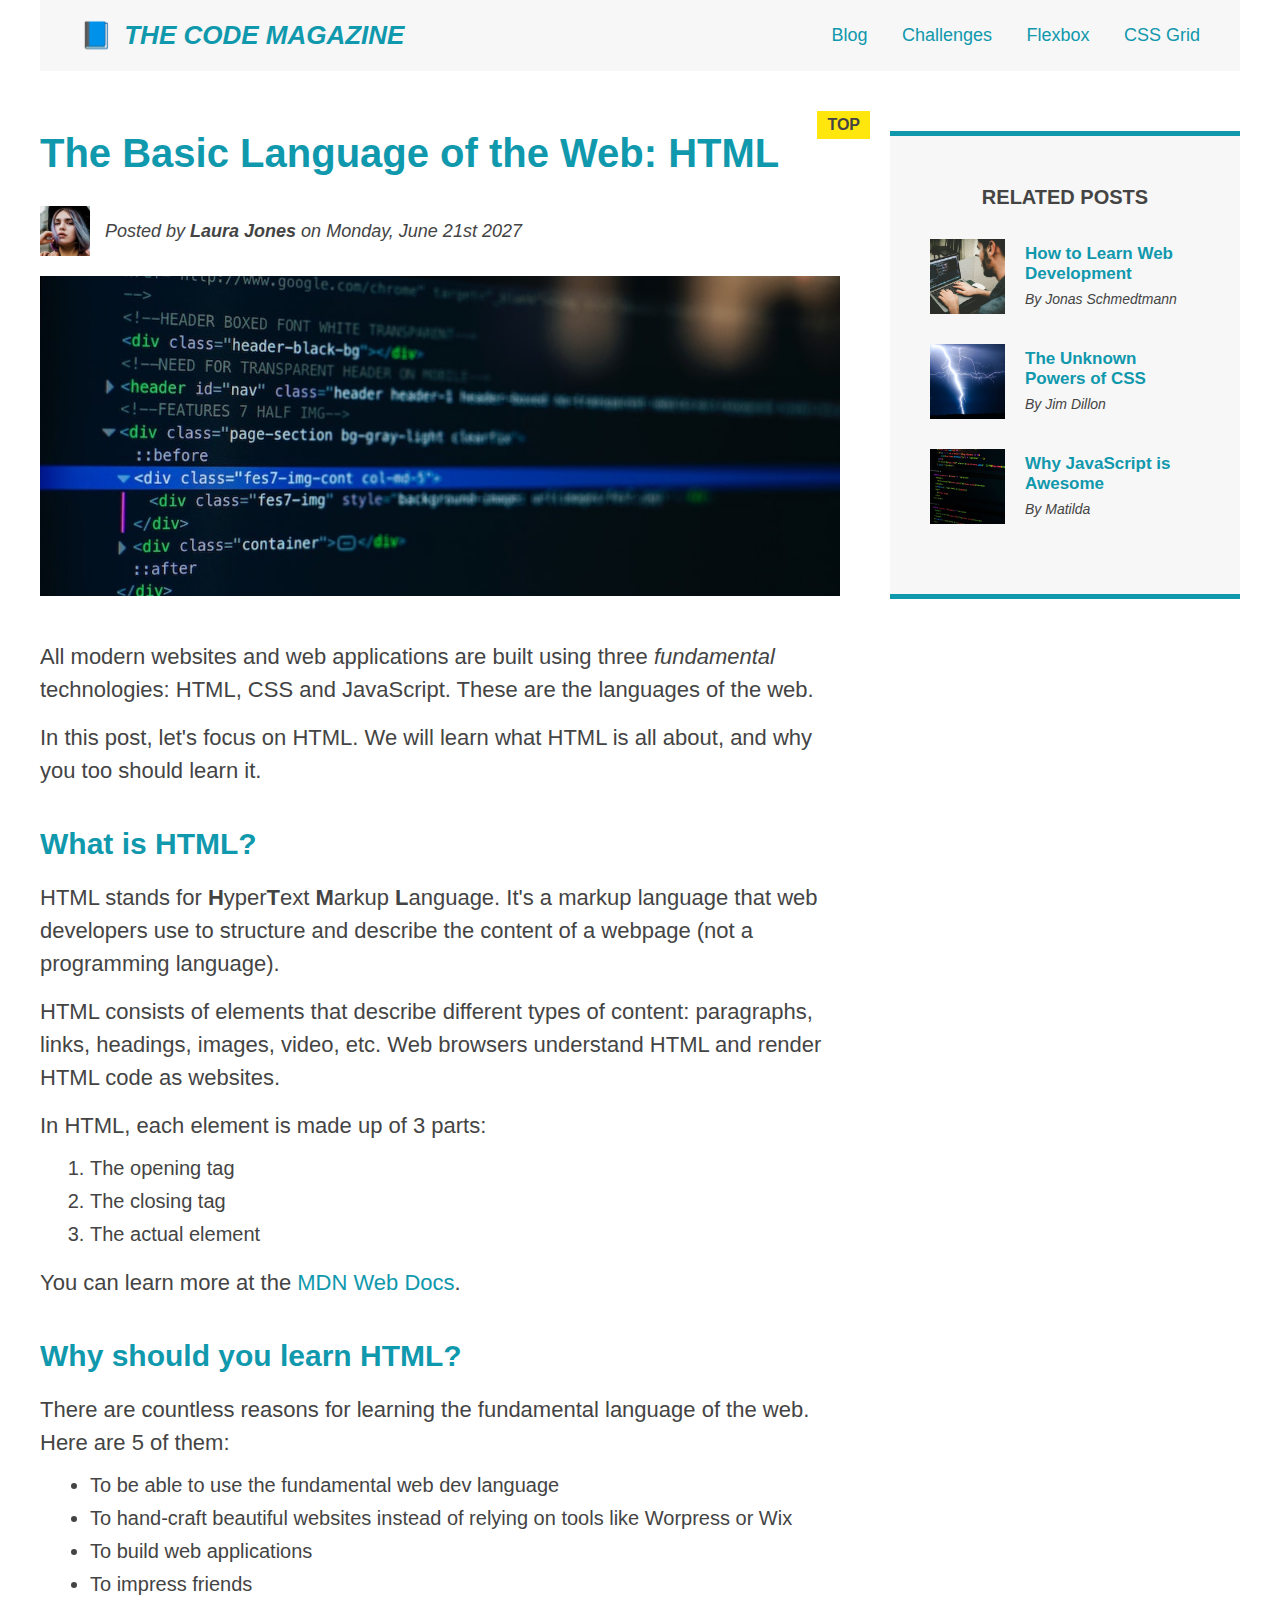
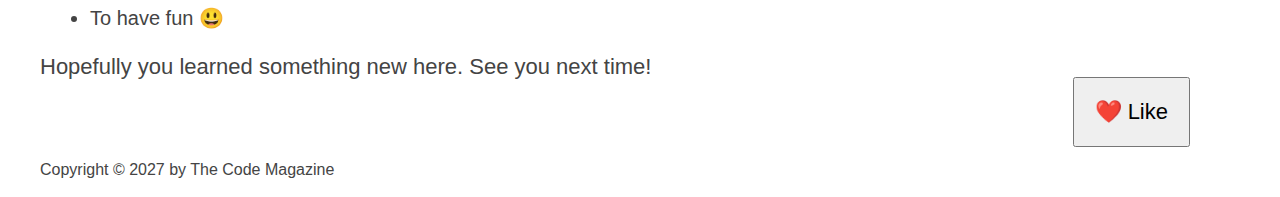
<file: new_code_along/new_css_fundamental/index.html>
<!DOCTYPE html>
<html lang="en">
    <head>
        <title>The Basic Language of the Web: HTML</title>
        <meta charset="utf-8" />
        <link href="./index.css" rel="stylesheet" />
    </head>
    <body>
        <div class="container">
            <header class="main-header clearfix">
                <h1>📘 The Code Magazine</h1>
                
                <nav>
                    <a href="./blog.html">Blog</a>
                    <a href="../../new_code_challenge/html_challenge.html">Challenges</a>
                    <a href="../layouts/flexbox.html">Flexbox</a>
                    <a href="../layouts/css-grid.html">CSS Grid</a>
                </nav>
                <!-- <div class="clear"></div> -->
            </header>

            <!-- <div class="row"> -->
                <article>
                    <header class="post-header">
                        <h2>The Basic Language of the Web: HTML</h2>
                        <div class="author-box">
                            <img src="../../starter/02-HTML-Fundamentals/laura-jones.jpg" 
                            alt="headshot of Laura Jones"
                            width="50px" class="author-img"/>
                            <p id="author" class="author">
                                Posted by <strong>Laura Jones</strong> on Monday, June 21st 2027
                            </p>
                        </div>
                        <img class="post-img" src="../../starter/02-HTML-Fundamentals/post-img.jpg" 
                        alt="HTML code on a screen"
                    />
                    </header>
                    <p>All modern websites and web applications are built using three <em>fundamental</em> technologies: HTML, CSS and JavaScript. These are the languages of the web.</p>
                    <p>In this post, let's focus on HTML. We will learn what HTML is all about, and why you too should learn it.</p>
                    
                    <h3>What is HTML?</h3>
                    <p>HTML stands for <strong>H</strong>yper<strong>T</strong>ext <strong>M</strong>arkup <strong>L</strong>anguage. It's a markup language that web developers use to structure and describe the content of a webpage (not a programming language).</p>
                    <p>HTML consists of elements that describe different types of content: paragraphs, links, headings, images, video, etc. Web browsers understand HTML and render HTML code as websites.</p>
                    
                    <p>In HTML, each element is made up of 3 parts:</p>
                    <ol>
                        <li>The opening tag</li>
                        <li>The closing tag</li>
                        <li>The actual element</li>
                    </ol>
                    <p>You can learn more at the 
                        <a href="https://developer.mozilla.org/en-US/docs/Web/HTML"
                        target="_blank">MDN Web Docs</a>.
                    </p>

                    <h3>Why should you learn HTML?</h3>
                    <p>There are countless reasons for learning the fundamental language of the web. Here are 5 of them:</p>
                    <ul>
                        <li>To be able to use the fundamental web dev language</li>
                        <li>To hand-craft beautiful websites instead of relying on tools like Worpress or Wix</li>
                        <li>To build web applications</li>
                        <li>To impress friends</li>
                        <li>To have fun 😃</li>
                    </ul>
                    <p>Hopefully you learned something new here. See you next time!</p>
                </article>
                <aside>
                    <h4>Related posts</h4>
                    <ul class="related">
                        <li class="related-post">
                            <img src="../../starter/02-HTML-Fundamentals/related-1.jpg" alt="How to Learn Web Development" width="75px"/>
                            <div>
                                <a class="related-link" href="#">How to Learn Web Development</a>
                                <p class="related-author">By Jonas Schmedtmann</p>
                            </div>
                        </li>
                        <li class="related-post">
                            <img src="../../starter/02-HTML-Fundamentals/related-2.jpg" alt="The Unknown Powers of CSS" width="75px"/>
                            <div>
                                <a class="related-link" href="#">The Unknown Powers of CSS</a>
                                <p class="related-author">By Jim Dillon</p>
                            </div>
                        </li>
                        <li class="related-post">
                            <img src="../../starter/02-HTML-Fundamentals/related-3.jpg" alt="Why JavaScript is Awesome" width="75px"/>
                            <div>
                                <a class="related-link" href="#">Why JavaScript is Awesome</a>
                                <p class="related-author">By Matilda</p>
                            </div>
                        </li>
                    </ul>
                </aside>
            <!-- </div> -->
            
            <footer>
                <p id="copyright">Copyright &copy; 2027 by The Code Magazine</p>
            </footer>
            <button>❤️ Like</button>
        </div>
       
    </body>
</html>
</file>
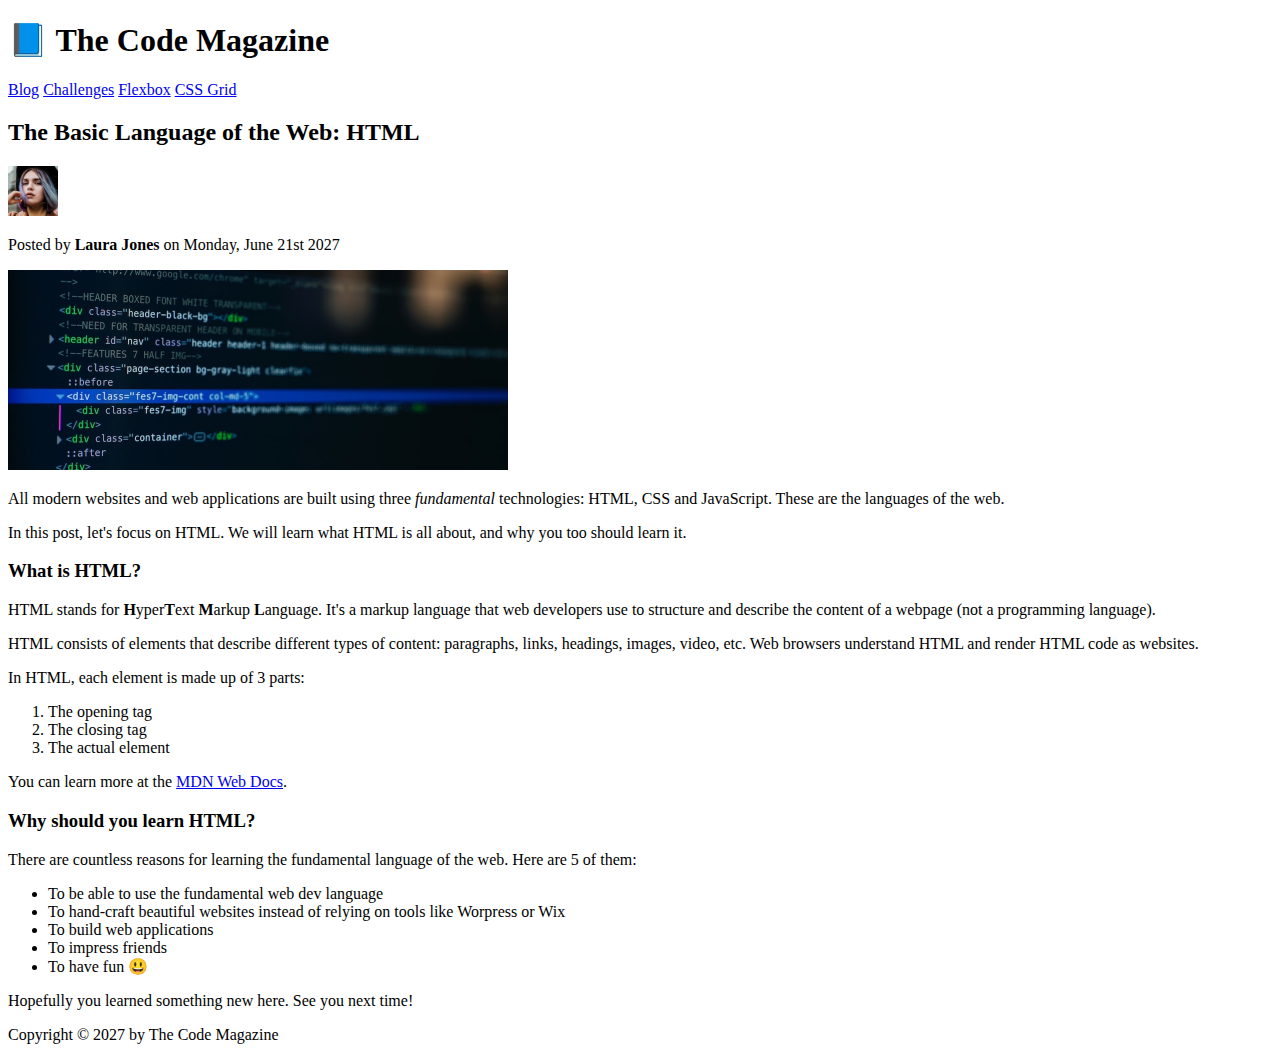
<file: new_code_along/new_html_fundamental/index.html>
<!DOCTYPE html>
<html lang="en">
    <head>
        <title>The Basic Language of the Web: HTML</title>
        <meta charset="utf-8" />
    </head>
    <body>
        <header>
            <h1>📘 The Code Magazine</h1>
            <nav>
                <a href="./blog.html">Blog</a>
                <a href="#">Challenges</a>
                <a href="#">Flexbox</a>
                <a href="#">CSS Grid</a>
            </nav>
        </header>
        <article>
            <header>
                <h2>The Basic Language of the Web: HTML</h2>
                <img src="../../starter/02-HTML-Fundamentals/laura-jones.jpg" 
                alt="headshot of Laura Jones"
                width="50px"/>
                <p>Posted by <strong>Laura Jones</strong> on Monday, June 21st 2027</p>
                <img src="../../starter/02-HTML-Fundamentals/post-img.jpg" 
                alt="HTML code on a screen"
                width= "500px"/>
            </header>
            <p>All modern websites and web applications are built using three <em>fundamental</em> technologies: HTML, CSS and JavaScript. These are the languages of the web.</p>
            <p>In this post, let's focus on HTML. We will learn what HTML is all about, and why you too should learn it.</p>
            
            <h3>What is HTML?</h3>
            <p>HTML stands for <strong>H</strong>yper<strong>T</strong>ext <strong>M</strong>arkup <strong>L</strong>anguage. It's a markup language that web developers use to structure and describe the content of a webpage (not a programming language).</p>
            <p>HTML consists of elements that describe different types of content: paragraphs, links, headings, images, video, etc. Web browsers understand HTML and render HTML code as websites.</p>
            
            <p>In HTML, each element is made up of 3 parts:</p>
            <ol>
                <li>The opening tag</li>
                <li>The closing tag</li>
                <li>The actual element</li>
            </ol>
            <p>You can learn more at the 
                <a href="https://developer.mozilla.org/en-US/docs/Web/HTML"
                target="_blank">MDN Web Docs</a>.
            </p>

            <h3>Why should you learn HTML?</h3>
            <p>There are countless reasons for learning the fundamental language of the web. Here are 5 of them:</p>
            <ul>
                <li>To be able to use the fundamental web dev language</li>
                <li>To hand-craft beautiful websites instead of relying on tools like Worpress or Wix</li>
                <li>To build web applications</li>
                <li>To impress friends</li>
                <li>To have fun 😃</li>
            </ul>
            <p>Hopefully you learned something new here. See you next time!</p>
        </article>

        <footer>Copyright &copy; 2027 by The Code Magazine</footer>
    </body>
</html>
</file>
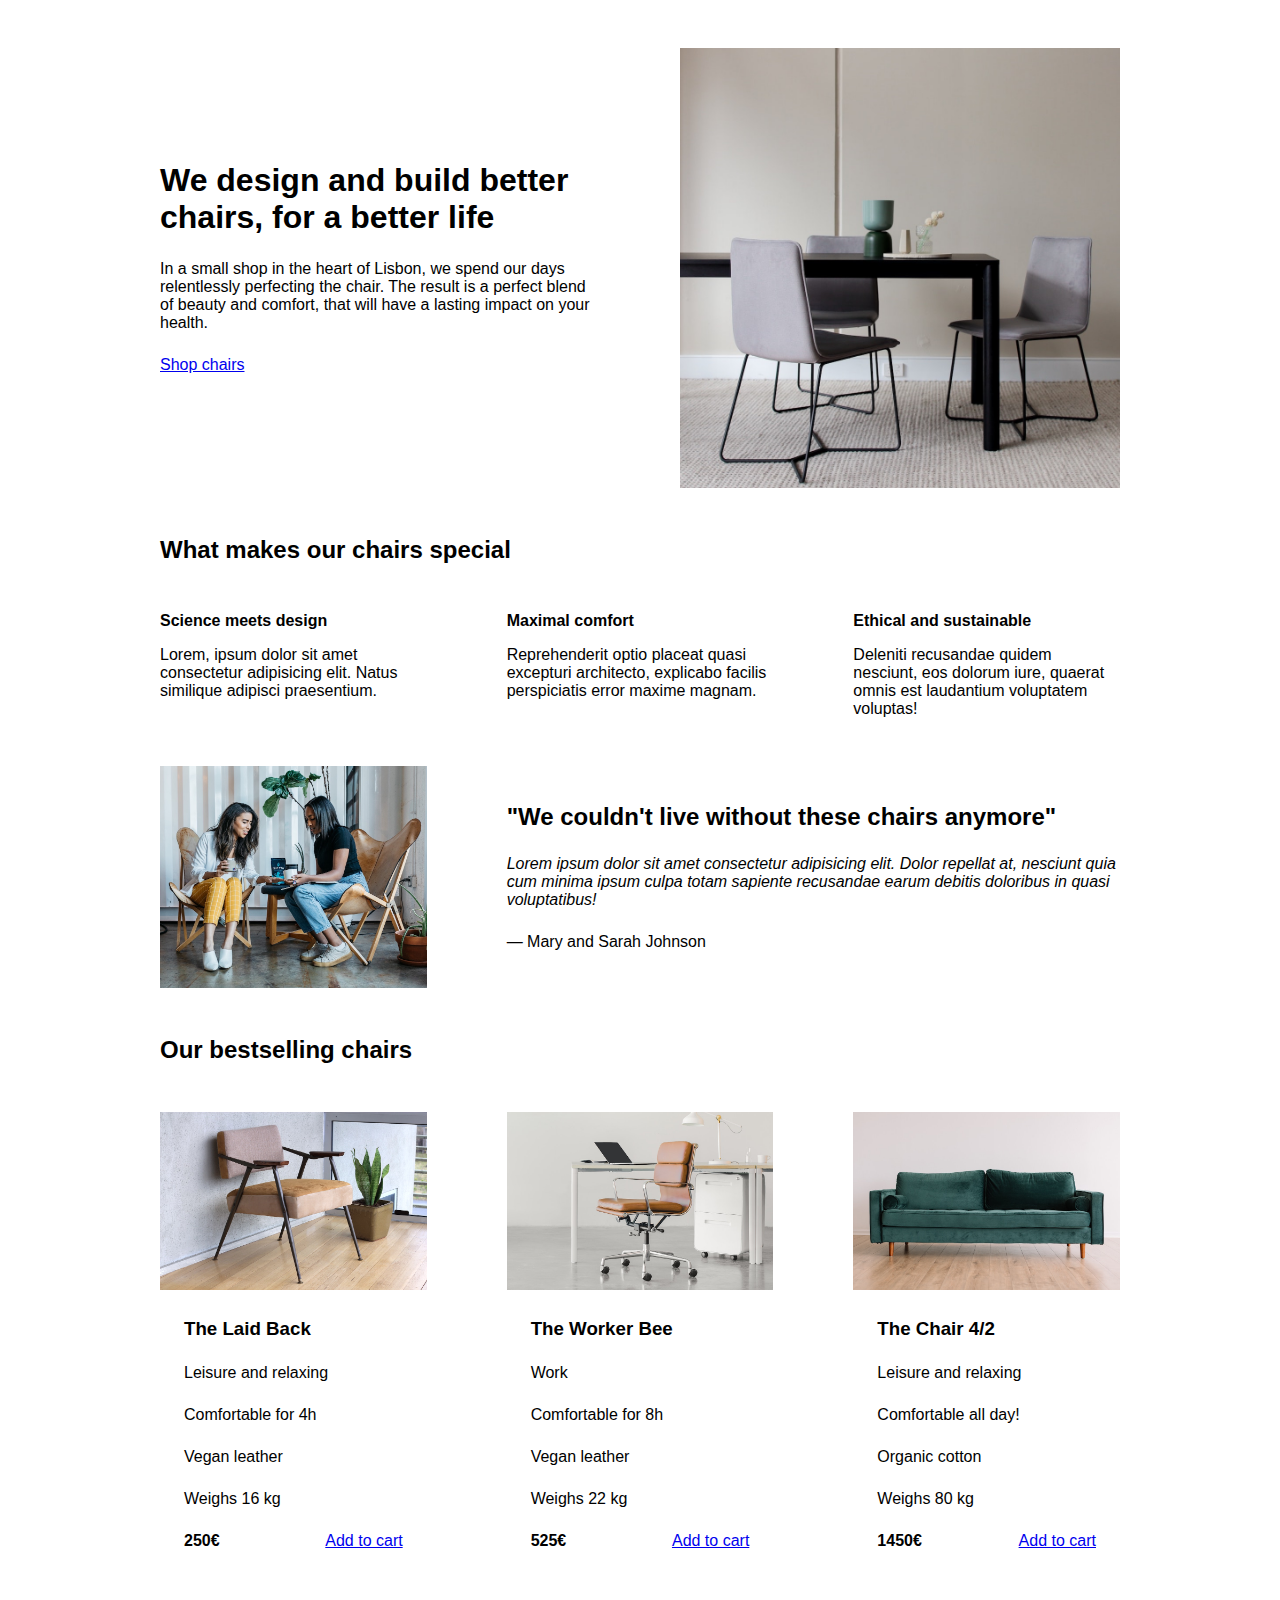
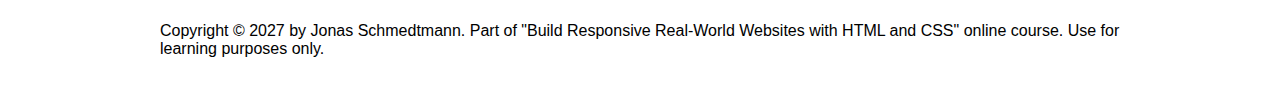
<file: starter/05-Design/index.html>
<!DOCTYPE html>
<html lang="en">
  <head>
    <meta charset="UTF-8" />
    <meta http-equiv="X-UA-Compatible" content="IE=edge" />
    <meta name="viewport" content="width=device-width, initial-scale=1.0" />

    <link rel="stylesheet" href="style.css" />
    <title>Lisbon Chair Shop</title>
  </head>
  <body>
    <div class="container">
      <header>
        <div class="header-text-box">
          <h1>We design and build better chairs, for a better life</h1>
          <p class="header-text">
            In a small shop in the heart of Lisbon, we spend our days
            relentlessly perfecting the chair. The result is a perfect blend of
            beauty and comfort, that will have a lasting impact on your health.
          </p>
          <a class="btn btn--big" href="#">Shop chairs</a>
        </div>
        <img src="hero.jpg" alt="Photo" />
      </header>

      <section>
        <h2>What makes our chairs special</h2>
        <div class="grid-3-cols">
          <div>
            <p class="features-title"><strong>Science meets design</strong></p>
            <p class="features-text">
              Lorem, ipsum dolor sit amet consectetur adipisicing elit. Natus
              similique adipisci praesentium.
            </p>
          </div>

          <div>
            <p class="features-title">
              <strong>Maximal comfort</strong>
            </p>
            <p class="features-text">
              Reprehenderit optio placeat quasi excepturi architecto, explicabo
              facilis perspiciatis error maxime magnam.
            </p>
          </div>

          <div>
            <p class="features-title">
              <strong>Ethical and sustainable</strong>
            </p>
            <p class="features-text">
              Deleniti recusandae quidem nesciunt, eos dolorum iure, quaerat
              omnis est laudantium voluptatem voluptas!
            </p>
          </div>
        </div>
      </section>

      <section class="testimonial-section">
        <div class="grid-3-cols">
          <img src="customers.jpg" alt="People sitting on chairs" />
          <div class="testimonial-box">
            <h2>"We couldn't live without these chairs anymore"</h2>
            <blockquote class="testimonial-text">
              Lorem ipsum dolor sit amet consectetur adipisicing elit. Dolor
              repellat at, nesciunt quia cum minima ipsum culpa totam sapiente
              recusandae earum debitis doloribus in quasi voluptatibus!
            </blockquote>
            <p class="testimonial-author">&mdash; Mary and Sarah Johnson</p>
          </div>
        </div>
      </section>

      <section>
        <h2>Our bestselling chairs</h2>
        <div class="grid-3-cols">
          <figure class="chair">
            <img src="chair-1.jpg" alt="Chair" />
            <div class="chair-box">
              <h3>The Laid Back</h3>
              <ul class="chair-details">
                <li>
                  <!-- Span is a generic INLINE text element, it doesn't have any meaning. It's like a div element, but inline -->
                  <span>Leisure and relaxing</span>
                </li>
                <li>
                  <span>Comfortable for 4h</span>
                </li>
                <li>
                  <span>Vegan leather</span>
                </li>
                <li>
                  <span>Weighs 16 kg</span>
                </li>
              </ul>
              <div class="chair-price">
                <strong>250€</strong>
                <a href="#" class="btn btn--small">Add to cart</a>
              </div>
            </div>
          </figure>

          <figure class="chair">
            <img src="chair-2.jpg" alt="Chair" />
            <div class="chair-box">
              <h3>The Worker Bee</h3>
              <ul class="chair-details">
                <li>
                  <span>Work</span>
                </li>
                <li>
                  <span>Comfortable for 8h</span>
                </li>
                <li>
                  <span>Vegan leather</span>
                </li>
                <li>
                  <span>Weighs 22 kg</span>
                </li>
              </ul>
              <div class="chair-price">
                <strong>525€</strong>
                <a href="#" class="btn btn--small">Add to cart</a>
              </div>
            </div>
          </figure>

          <figure class="chair">
            <img src="chair-3.jpg" alt="Chair" />
            <div class="chair-box">
              <h3>The Chair 4/2</h3>
              <ul class="chair-details">
                <li>
                  <span>Leisure and relaxing</span>
                </li>
                <li>
                  <span>Comfortable all day!</span>
                </li>
                <li>
                  <span>Organic cotton</span>
                </li>
                <li>
                  <span>Weighs 80 kg</span>
                </li>
              </ul>
              <div class="chair-price">
                <strong>1450€</strong>
                <a href="#" class="btn btn--small">Add to cart</a>
              </div>
            </div>
          </figure>
        </div>
      </section>

      <footer>
        Copyright &copy; 2027 by Jonas Schmedtmann. Part of "Build Responsive
        Real-World Websites with HTML and CSS" online course. Use for learning
        purposes only.
      </footer>
    </div>
  </body>
</html>
</file>
<file: code_along/css_fundamental/index.css>
*{
    margin: 0 ;
    padding: 0;
}

body{
    color: #444;
    font-family: sans-serif;
    border-top: 10px solid #1098ad;
    position: relative; 
} 


/* h1, h2, h3, h4, p, li {
    font-family: sans-serif; 
    color: #444;
} */

.container{
    width: 800px;
    /* margin-left: auto;
    margin-right: auto; */
    margin: 0 auto;
    /* position: relative; */
}

.main-header{
    background-color: #f7f7f7;
    padding: 20px 40px;
    margin-bottom: 60px;
    /* height: 80px; */
}

article{
    margin-bottom: 60px;

}


nav{
    font-size: 18px;
    text-align: center;
}

.post-header{
    margin-bottom: 40px;
    /* position: relative; */
}

aside{
    background-color: #f7f7f7;
    border-top: 5px solid #1098ad;
    border-bottom: 5px solid #1098ad;
    padding: 50px 0;
    width: 500px;
    
}

h1, h2, h3{
    color: #1098ad
}

h1{
    font-size: 26px;
    text-transform: uppercase;
    font-style: italic;
    
}

h2{
    font-size: 40px;
    margin-bottom: 30px;
    position: relative;
}

h3{
    font-size: 30px;
    margin-bottom: 20px;
}

h4{
    font-size: 20px;
    text-transform: uppercase;
    text-align: center;
}

p{
    font-size: 22px;
    line-height: 1.5;
    margin-bottom: 15px;
}

ul, ol {
    margin-left: 50px;
    margin-bottom: 20px;
}

li{
    font-size: 20px;
    margin-bottom: 10px;
}

li:last-child{
    margin-bottom: 0px;
}

/* footer p{
    font-size: 16px;
} */

/* article header p{
    font-style: italic;
} */

#author{
    font-style: italic;
    font-size: 18px;
}

#copyright{
    font-size: 16px;
}

.related-author{
    font-size:18px;
    font-weight: bold;
}

.related{
    list-style: none;
}


li:first-child{
    font-weight: bold;
}

li:last-child{
    font-style: italic;
}

/* li:nth-child(2){
    color: red;
} */

/* li:nth-child(odd){
    color: rgb(125,125,0);
} */

a:link{
    color: #1098ad;
    text-decoration: none;
    display: inline-block;
    margin-right: 30px;
    margin-top: 10px;
}

a:link:last-child{
    margin-right: 0;
}

a:visited{
    color: #1098ad
}

a:hover{
    color: orangered;
    font-weight: bold;
    text-decoration: underline dotted orangered;
}

a:active{
    background-color: black;
    font-style: italic;
}

/*resolving conflict*/

/* #copyright{
    color: red;
}

.copyright{
    color: blue;
}

.text{
    color: yellow;
}

footer p{
    color: green;
} */


.post-img{
    width: 100%;
    height: auto;
}

button{
    font-size: 22px;
    padding: 20px;
    cursor: pointer;

    position: absolute;
    bottom: 50px;
    right: 50px;
}

h1::first-letter{
    font-style: normal;
    margin-right: 5px;
}

/* h2::first-letter{
    font-size: 80px;
   
} */

/* p::first-line{
    color: red;
} */

/* adjacent sibling*/

/* h3 + p::first-line{
    color: red;
} */

h2::after{
    content: "TOP";
    background-color: #ffe70e;
    font-size: 16px;
    font-weight: bold;
    display: inline-block;
    padding: 5px 10px;
    color: #444;
    position: absolute;
    top: -15px;
    right: -25px;
}
</file>
<file: final/03-CSS-Fundamentals/style.css>
* {
  /* border-top: 10px solid #1098ad; */
  margin: 0;
  padding: 0;
}

/* PAGE SECTIONS */
body {
  color: #444;
  font-family: sans-serif;

  border-top: 10px solid #1098ad;
  position: relative;
}

.container {
  width: 800px;
  /* margin-left: auto;
  margin-right: auto; */
  margin: 0 auto;
}

.main-header {
  background-color: #f7f7f7;
  /* padding: 20px;
  padding-left: 40px;
  padding-right: 40px; */
  padding: 20px 40px;
  margin-bottom: 60px;
  /* height: 80px; */
}

nav {
  font-size: 18px;
  /* text-align: center; */
}

article {
  margin-bottom: 60px;
}

.post-header {
  margin-bottom: 40px;
  /* position: relative; */
}

aside {
  background-color: #f7f7f7;
  border-top: 5px solid #1098ad;
  border-bottom: 5px solid #1098ad;
  /* padding-top: 50px;
  padding-bottom: 50px; */
  padding: 50px 0;
  width: 500px;
}

/* SMALLER ELEMENTS */
h1,
h2,
h3 {
  color: #1098ad;
}

h1 {
  font-size: 26px;
  text-transform: uppercase;
  font-style: italic;
}

h2 {
  font-size: 40px;
  margin-bottom: 30px;
}

h3 {
  font-size: 30px;
  margin-bottom: 20px;
  margin-top: 40px;
}

h4 {
  font-size: 20px;
  text-transform: uppercase;
  text-align: center;
}

p {
  font-size: 22px;
  line-height: 1.5;
  margin-bottom: 15px;
}

ul,
ol {
  margin-left: 50px;
  margin-bottom: 20px;
}

li {
  font-size: 20px;
  margin-bottom: 10px;
  /* display: inline; */
}

li:last-child {
  margin-bottom: 0;
}

/* footer p {
  font-size: 16px;
} */

/* article header p {
  font-style: italic;
} */

#author {
  font-style: italic;
  font-size: 18px;
}

#copyright {
  font-size: 16px;
}

.related-author {
  font-size: 18px;
  font-weight: bold;
}

/* ul {
  list-style: none;
} */

.related {
  list-style: none;
}

body {
  /* background-color: orangered; */
}

/* .first-li {
  font-weight: bold;
} */

li:first-child {
  font-weight: bold;
}

li:last-child {
  font-style: italic;
}

li:nth-child(even) {
  /* color: red; */
}

/* Misconception: this won't work! */
article p:first-child {
  color: red;
}

/* Styling links */
a:link {
  color: #1098ad;
  text-decoration: none;
}

a:visited {
  /* color: #777; */
  color: #1098ad;
}

a:hover {
  color: orangered;
  font-weight: bold;
  text-decoration: underline orangered;
}

a:active {
  background-color: black;
  font-style: italic;
}
/* LVHA */

.post-img {
  width: 100%;
  height: auto;
}

nav a:link {
  /* background-color: orangered;
  margin: 20px;
  padding: 20px;

  display: block; */

  margin-right: 30px;
  margin-top: 10px;
  display: inline-block;
}

nav a:link:last-child {
  margin-right: 0;
}

button {
  font-size: 22px;
  padding: 20px;
  cursor: pointer;

  position: absolute;
  /* top: 50px;
  left: 50px; */
  bottom: 50px;
  right: 50px;
}

h1::first-letter {
  font-style: normal;
  margin-right: 5px;
}

h3 + p::first-line {
  /* color: red; */
}

h2 {
  /* background-color: orange; */
  position: relative;
}

h2::before {
  content: "TOP";
  background-color: #ffe70e;
  color: #444;
  font-size: 16px;
  font-weight: bold;
  display: inline-block;
  padding: 5px 10px;
  position: absolute;
  top: -10px;
  right: -25px;
}

/* Resolving conflicts */
/* #copyright {
  color: red;
}

.copyright {
  color: blue;
}

.text {
  color: yellow;
}

footer p {
  color: green !important;
} */

/* nav a:link,
nav p {
  font-size: 18px;
} */
</file>
<file: final/04-CSS-Layouts/style.css>
* {
  /* border-top: 10px solid #1098ad; */
  margin: 0;
  padding: 0;
  box-sizing: border-box;
}

/* PAGE SECTIONS */
body {
  color: #444;
  font-family: sans-serif;

  border-top: 10px solid #1098ad;
  position: relative;
}

.container {
  width: 1200px;
  /* margin-left: auto;
  margin-right: auto; */
  margin: 0 auto;
}

.main-header {
  background-color: #f7f7f7;
  /* padding: 20px;
  padding-left: 40px;
  padding-right: 40px; */
  padding: 20px 40px;
  /* margin-bottom: 60px; */
  /* height: 80px; */
}

nav {
  font-size: 18px;
  /* text-align: center; */
}

article {
  /* margin-bottom: 60px; */
}

.post-header {
  margin-bottom: 40px;
  /* position: relative; */
}

aside {
  background-color: #f7f7f7;
  border-top: 5px solid #1098ad;
  border-bottom: 5px solid #1098ad;
  padding: 50px 40px;
}

/* SMALLER ELEMENTS */
h1,
h2,
h3 {
  color: #1098ad;
}

h1 {
  font-size: 26px;
  text-transform: uppercase;
  font-style: italic;
}

h2 {
  font-size: 40px;
  margin-bottom: 30px;
}

h3 {
  font-size: 30px;
  margin-bottom: 20px;
  margin-top: 40px;
}

h4 {
  font-size: 20px;
  text-transform: uppercase;
  text-align: center;
  margin-bottom: 30px;
}

p {
  font-size: 22px;
  line-height: 1.5;
  margin-bottom: 15px;
}

ul,
ol {
  margin-left: 50px;
  margin-bottom: 20px;
}

li {
  font-size: 20px;
  margin-bottom: 10px;
  /* display: inline; */
}

li:last-child {
  margin-bottom: 0;
}

/* footer p {
  font-size: 16px;
} */

/* article header p {
  font-style: italic;
} */

#author {
  font-style: italic;
  font-size: 18px;
}

#copyright {
  font-size: 16px;
}

.related-author {
  font-size: 18px;
  font-weight: bold;
}

/* ul {
  list-style: none;
} */

.related {
  list-style: none;
  margin-left: 0;
}

body {
  /* background-color: orangered; */
}

/* .first-li {
  font-weight: bold;
} */

li:first-child {
  font-weight: bold;
}

li:last-child {
  font-style: italic;
}

li:nth-child(even) {
  /* color: red; */
}

/* Misconception: this won't work! */
article p:first-child {
  color: red;
}

/* Styling links */
a:link {
  color: #1098ad;
  text-decoration: none;
}

a:visited {
  /* color: #777; */
  color: #1098ad;
}

a:hover {
  color: orangered;
  font-weight: bold;
  text-decoration: underline orangered;
}

a:active {
  background-color: black;
  font-style: italic;
}
/* LVHA */

.post-img {
  width: 100%;
  height: auto;
}

nav a:link {
  /* background-color: orangered;
  margin: 20px;
  padding: 20px;

  display: block; */

  margin-right: 30px;
  display: inline-block;
}

nav a:link:last-child {
  margin-right: 0;
}

button {
  font-size: 22px;
  padding: 20px;
  cursor: pointer;

  position: absolute;
  /* top: 50px;
  left: 50px; */
  bottom: 50px;
  right: 50px;
}

h1::first-letter {
  font-style: normal;
  margin-right: 5px;
}

h3 + p::first-line {
  /* color: red; */
}

h2 {
  /* background-color: orange; */
  position: relative;
}

h2::before {
  content: "TOP";
  background-color: #ffe70e;
  color: #444;
  font-size: 16px;
  font-weight: bold;
  display: inline-block;
  padding: 5px 10px;
  position: absolute;
  top: -10px;
  right: -25px;
}

/* Resolving conflicts */
/* #copyright {
  color: red;
}

.copyright {
  color: blue;
}

.text {
  color: yellow;
}

footer p {
  color: green !important;
} */

/* nav a:link,
nav p {
  font-size: 18px;
} */

/* FLOATS */
/*
.author-img {
  float: left;
  margin-bottom: 20px;
}

.author {
  float: left;
  margin-top: 10px;
  margin-left: 20px;
}

h1 {
  float: left;
}

nav {
  float: right;
}

.clear {
  clear: both;
}

.clearfix::after {
  clear: both;
  content: "";
  display: block;
}

article {
  width: 825px;
  float: left;
}

aside {
  width: 300px;
  float: right;
}

footer {
  clear: both;
}
*/

/* FLEXBOX */
.main-header {
  display: flex;
  align-items: center;
  justify-content: space-between;
}

.author-box {
  display: flex;
  align-items: center;
  margin-bottom: 15px;
}

.author {
  margin-bottom: 0;
  margin-left: 15px;
}

.related-post {
  display: flex;
  align-items: center;
  gap: 20px;
  margin-bottom: 30px;
}

.related-link:link {
  font-size: 17px;
  font-weight: bold;
  font-style: normal;
  margin-bottom: 5px;
  display: block;
}

.related-author {
  margin-bottom: 0;
  font-size: 14px;
  font-weight: normal;
  font-style: italic;
}

/* FLEXBOX LAYOUT */
/* .row {
  display: flex;
  align-items: flex-start;
  gap: 75px;
  margin-bottom: 60px;
}

article {
  flex: 1;
  margin-bottom: 0;
}

aside {
  
  DEFAULTS:
  flex-grow: 0;
  flex-shrink: 1;
  flex-basis: auto;

  flex: 0 0 300px;
} */

/* CSS GRID LAYOUT */
.container {
  display: grid;
  grid-template-columns: 1fr 300px;
  column-gap: 75px;
  row-gap: 60px;
  align-items: start;
}

.main-header {
  /* grid-column: 1 / span 2; */
  grid-column: 1 / -1;
}

article {
}

aside {
}

footer {
  grid-column: 1 / -1;
}
</file>
<file: final/05-Design/style.css>
/*
SPACING SYSTEM (px)
2 / 4 / 8 / 12 / 16 / 24 / 32 / 48 / 64 / 80 / 96 / 128

FONT SIZE SYSTEM (px)
10 / 12 / 14 / 16 / 18 / 20 / 24 / 30 / 36 / 44 / 52 / 62 / 74 / 86 / 98
*/

/* 
MAIN COLOR: #087f5b
GREY COLOR: #343a40
*/

* {
  margin: 0;
  padding: 0;
  box-sizing: border-box;
}

/* ------------------------ */
/* GENERAL STYLES */
/* ------------------------ */
body {
  font-family: "Inter", sans-serif;
  color: #343a40;
  border-bottom: 8px solid #087f5b;
}

.container {
  width: 960px;
  margin: 0 auto;
}

header,
section {
  margin-bottom: 96px;
}

h2 {
  margin-bottom: 48px;
  font-size: 36px;
  letter-spacing: -0.5px;
  /* 24 / 30 / 36 */
}

.grid-3-cols {
  display: grid;
  grid-template-columns: repeat(3, 1fr);
  column-gap: 80px;
}

.btn:link,
.btn:visited {
  background-color: #087f5b;
  color: #fff;
  text-decoration: none;
  text-transform: uppercase;
  font-weight: 500;

  display: inline-block;
  border-radius: 100px;
}

.btn:hover,
.btn:active {
  background-color: #099268;
}

.btn--big {
  font-size: 18px;
  padding: 16px 32px;
}

.btn--small {
  font-size: 14px;
  padding: 8px 12px;
}

img {
  border-radius: 12px;
}

/* ------------------------ */
/* COMPONENT STYLES */
/* ------------------------ */

/* HEADER */
header {
  display: grid;
  grid-template-columns: repeat(2, 1fr);
  column-gap: 80px;
  margin-top: 64px;
}

.header-text-box {
  align-self: center;
}

h1 {
  margin-bottom: 32px;
  font-size: 44px;
  line-height: 1.1;
  letter-spacing: -1px;
  /* 44 / 52 / 62 */

  /* text-shadow: 0 5px 5px rgba(0, 0, 0, 0.2); */
}

.header-text {
  margin-bottom: 24px;
  font-size: 18px;
  line-height: 1.7;
}

img {
  width: 100%;
}

/* FEATURES */
.features-icon {
  stroke: #087f5b;
  width: 32px;
  heigh: 32px;
  margin-bottom: 24px;
}

.features-title {
  margin-bottom: 16px;
  font-size: 20px;
}

.features-text {
  font-size: 18px;
  line-height: 1.7;
}

/* TESTIMONIAL */
.testimonial-section {
  background-color: #087f5b;
  color: #fff;
  padding: 24px;
  border-radius: 12px;
}

.testimonial-box {
  grid-column: 2 / -1;
  align-self: center;
}

.testimonial-box h2 {
  margin-bottom: 24px;
  /* 20 / 24 / 30 */
  font-size: 24px;
}

.testimonial-text {
  font-style: italic;
  margin-bottom: 24px;
  font-size: 18px;
  line-height: 1.7;
  color: ##e6fcf5;
}

.testimonial-author {
  color: #c3fae8;
}

/* CHAIRS */
.chair {
  box-shadow: 0 20px 30px 0 rgba(0, 0, 0, 0.07);
  border-radius: 12px;
}

.chair img {
  border-bottom-left-radius: 0;
  border-bottom-right-radius: 0;
}

.chair-box {
  padding: 32px;
}

h3 {
  margin-bottom: 24px;
  font-size: 20px;
}

.chair-details {
  list-style: none;
  margin-bottom: 48px;
}

.chair-details li {
  display: flex;
  align-items: center;
  gap: 12px;
  margin-bottom: 16px;
}

.chair-details li:last-child {
  margin-bottom: 0;
}

.chair-icon {
  stroke: #087f5b;
  width: 24px;
  height: 24px;
}

.chair-price {
  display: flex;
  justify-content: space-between;
  align-items: center;
  font-size: 20px;
}

footer {
  margin-bottom: 48px;
  font-size: 14px;
  color: #495057;
}
</file>
<file: new_code_along/new_css_fundamental/index.css>
/* *{
    border-top: 3px solid blue;
} */

*{
    margin: 0;
    padding: 0;
    box-sizing: border-box;
}

body{
    font-family: sans-serif;
    color: #444;
    /* border-top: 15px solid red; */
    /* position: relative; */
}

/* h1, h2, h3, h4, p, li{
    font-family: sans-serif;
    color: #444;
} */

.container{
    width: 1200px;
    margin: 0 auto;
    position: relative;
}

article{
    /* margin-bottom: 60px; */
}

h1, h2, h3{
    color: #1098ad;
}

.main-header{
    background-color: #f7f7f7;
    padding: 20px 40px;
    /* margin-bottom: 60px; */
}

.post-header{
    margin-bottom: 40px;
}

h1{
    font-size: 26px;
    text-transform: uppercase;
    font-style: italic;
    
}

h2{
    font-size: 40px;
    margin-bottom: 30px;
    position: relative;
}

h3{
    font-size: 30px;
    margin-bottom: 20px;
    margin-top: 40px;
}

h4{
    font-size: 20px;
    text-transform: uppercase;
    text-align: center;
    margin-bottom: 30px;
}

p{
    font-size: 22px;
    line-height: 1.5;
    margin-bottom: 15px;
}

ul, ol{
    margin-left: 50px;
    margin-bottom: 20px;
}

li{
    font-size: 20px;
    margin-bottom: 10px;
    
}

li:last-child{
    margin-bottom: 0;
}
/* footer p{
    font-size: 16px;
} */

#copyright{
    font-size: 16px;
}

#author{
    font-style: italic;
    font-size: 18px;
    
}

.related-author{
    font-size: 18px;
    font-weight: bold;
}

.related {
    list-style: none;
    margin-left: 0;
}

aside{
    border-top: 5px solid #1098ad;
    border-bottom: 5px solid #1098ad;
    background-color: #f7f7f7;
    padding: 50px 40px;
    
    /* width: 500px; */
}

/* li:nth-child(2){
    font-weight: bold;
}

h1:first-letter{
    font-style: normal;
} */

a:link{
    color: #1098ad;
    text-decoration: none;
}

a:visited{
    color: #1098ad;
}

a:hover{
    color: orangered;
    font-weight: bold;
    text-decoration: underline wavy orangered;
}

a:active{
    background-color: rgb(130, 128, 128);
    font-style: italic;
}

nav a:link{
    font-size:18px;

    display: inline-block;
    /* margin-top: 10px; */
    margin-right: 30px;
}

nav a:link:last-child{
    
    margin-right: 0;
}

.post-img{
    width: 100%;
}

button{
    font-size: 22px;
    padding: 20px;
    cursor: pointer;

    position: absolute;
    bottom: 50px;
    right: 50px;
}

h1::first-letter{
    font-style: normal;
    margin-right: 5px;
}

h2::after{
    content: "TOP";
    font-size: 16px;
    background-color: #ffe70e;
    font-weight: bold;
    display: inline-block;
    padding: 5px 10px;

    position: absolute;
    right: -30px;
    top: -20px;
    color: #444;
}

/*FLOATS*/

/* .author-img{
    float: left;
    margin-bottom: 20px;
}

.author{
    float: left;
    margin-top: 10px;
    margin-left: 20px;
}

.main-header h1{
    float: left;
}

.main-header nav{
    float: right;
}

.clear{
    clear: both;
}

.clearfix::after{
    content: "";
    clear: both;
    display: block;
}

article{
    float: left;
    width: 65%;
}

aside{
    float: right;
    width: 30%;
}

footer{
    clear: both;

} */


/* FLEXBOX */

.main-header{
    display: flex;
    justify-content: space-between;
    align-items: center;
}

.author-box{
    display: flex;
    align-items: center;
    margin-bottom: 20px;
}

.author{
    margin-bottom: 0;
    margin-left: 15px;
}

.related-post{
    display: flex;
    align-items: center;
    gap: 20px;
    margin-bottom: 30px;
}
.related-author{
    margin: 0;
    font-size: 14px;
    font-weight: normal;
    font-style: italic;
}

.related-link:link{
    font-size: 17px;
    font-weight: bold;
    display:block;
    margin-bottom: 5px;
}

/* .row{
    display: flex;
    gap: 75px;
    margin-bottom: 60px;
    align-items: flex-start;
}

aside{
    flex: 0 0 300px;
}

article{
    flex: 1;
    margin-bottom: 0;
} */

/* CSS Grid */

.container{
    display: grid;
    grid-template-columns: 1fr 350px;
    /* grid-template-rows: repeat(3, auto); */
    column-gap: 50px;
    row-gap: 60px;
}

.main-header{
    grid-column: 1 / -1;
}

aside{
    /* align-items: start; */
    align-self: start;
}

footer{
    /* background-color: #888; */
    grid-column: 1 / -1;
}
</file>
<file: starter/05-Design/style.css>
/*
SPACING SYSTEM (px)
2 / 4 / 8 / 12 / 16 / 24 / 32 / 48 / 64 / 80 / 96 / 128

FONT SIZE SYSTEM (px)
10 / 12 / 14 / 16 / 18 / 20 / 24 / 30 / 36 / 44 / 52 / 62 / 74 / 86 / 98
*/

* {
  margin: 0;
  padding: 0;
  box-sizing: border-box;
}

/* ------------------------ */
/* GENERAL STYLES */
/* ------------------------ */
body {
  font-family: sans-serif;
}

.container {
  width: 960px;
  margin: 0 auto;
}

header,
section {
  margin-bottom: 48px;
}

h2 {
  margin-bottom: 48px;
}

.grid-3-cols {
  display: grid;
  grid-template-columns: repeat(3, 1fr);
  column-gap: 80px;
}

/* ------------------------ */
/* COMPONENT STYLES */
/* ------------------------ */

/* HEADER */
header {
  display: grid;
  grid-template-columns: repeat(2, 1fr);
  column-gap: 80px;
  margin-top: 48px;
}

.header-text-box {
  align-self: center;
}

h1 {
  margin-bottom: 24px;
}

.header-text {
  margin-bottom: 24px;
}

img {
  width: 100%;
}

/* FEATURES */
.features-icon {
}

.features-title {
  margin-bottom: 16px;
}

.features-text {
}

/* TESTIMONIAL */
.testimonial-section {
}

.testimonial-box {
  grid-column: 2 / -1;
  align-self: center;
}

.testimonial-box h2 {
  margin-bottom: 24px;
}

.testimonial-text {
  font-style: italic;
  margin-bottom: 24px;
}

/* CHAIRS */
.chair-box {
  padding: 24px;
}

h3 {
  margin-bottom: 24px;
}

.chair-details {
  list-style: none;
  margin-bottom: 24px;
}

.chair-details li {
  display: flex;
  align-items: center;
  gap: 12px;
  margin-bottom: 24px;
}

.chair-details li:last-child {
  margin-bottom: 0;
}

.chair-icon {
}

.chair-price {
  display: flex;
  justify-content: space-between;
}

footer {
  margin-bottom: 48px;
}
</file>
